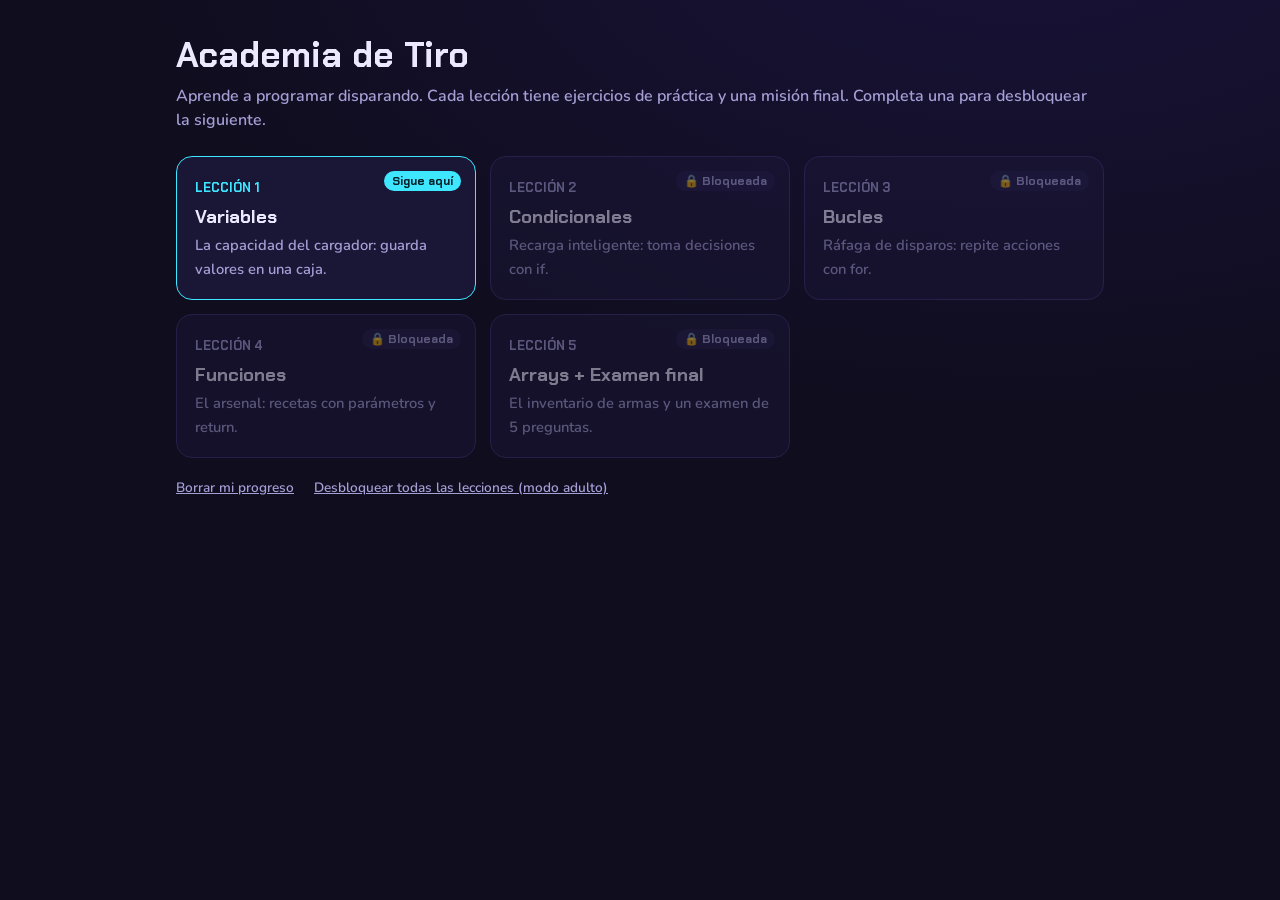
<file: index.html>
<!DOCTYPE html>
<html lang="es">
<head>
<meta charset="utf-8">
<meta name="viewport" content="width=device-width, initial-scale=1">
<title>Academia de Tiro · Aprende a programar</title>
<link rel="preconnect" href="https://fonts.googleapis.com">
<link href="https://fonts.googleapis.com/css2?family=Chakra+Petch:wght@500;700&family=Nunito:wght@600;800&display=swap" rel="stylesheet">
<link rel="stylesheet" href="css/style.css">
<style>
.wrap{max-width:960px;margin:0 auto;padding:32px 16px}
h1{font:700 2.2rem var(--ui);margin:0}.sub{color:var(--muted);margin:6px 0 24px}
.grid{display:grid;gap:14px;grid-template-columns:repeat(auto-fit,minmax(260px,1fr))}
.card{display:block;text-decoration:none;color:var(--text);background:var(--panel);border:1px solid var(--line);border-radius:16px;padding:18px;transition:transform .12s,border-color .12s;position:relative}
a.card:hover{transform:translateY(-3px);border-color:var(--cyan)}
.card b{font:700 1.15rem var(--ui);display:block;margin:6px 0 4px}.card span{color:var(--muted);font-size:.92rem}
.card .num{font:700 .8rem var(--ui);color:var(--cyan)}
.card.lock{opacity:.5}.card.lock .num{color:var(--muted)}
.card .tag2{position:absolute;top:14px;right:14px;font:700 .75rem var(--ui);padding:2px 8px;border-radius:99px}
.done .tag2{color:#06281a;background:var(--ok)}.lock .tag2{background:var(--panel2);color:var(--muted)}
.next{border-color:var(--cyan)}.next .tag2{background:var(--cyan);color:#06222a}
.link{background:none;border:0;color:var(--muted);text-decoration:underline;font:600 .85rem var(--body);margin:20px 16px 0 0;padding:0;cursor:pointer}
</style>
</head>
<body>
<div class="wrap">
  <h1>Academia de Tiro</h1>
  <p class="sub">Aprende a programar disparando. Cada lección tiene ejercicios de práctica y una misión final. Completa una para desbloquear la siguiente.</p>
  <div class="grid" id="grid"></div>
  <button class="link" id="reset">Borrar mi progreso</button>
  <button class="link" id="free">Desbloquear todas las lecciones (modo adulto)</button>
</div>
<script>
const L = [
  ['01-variables', 'Variables', 'La capacidad del cargador: guarda valores en una caja.'],
  ['02-condicionales', 'Condicionales', 'Recarga inteligente: toma decisiones con if.'],
  ['03-bucles', 'Bucles', 'Ráfaga de disparos: repite acciones con for.'],
  ['04-funciones', 'Funciones', 'El arsenal: recetas con parámetros y return.'],
  ['05-arrays', 'Arrays + Examen final', 'El inventario de armas y un examen de 5 preguntas.']
];
const get = k => { try { return localStorage.getItem(k) === '1'; } catch (e) { return false; } };
const free = get('academia:libre');
let nextMarked = false;
document.getElementById('grid').innerHTML = L.map((l, i) => {
  const done = get('academia:leccion' + (i + 1)), open = free || i === 0 || get('academia:leccion' + i);
  const body = '<span class="num">LECCIÓN ' + (i + 1) + '</span><b>' + l[1] + '</b><span>' + l[2] + '</span>';
  if (!open) return '<div class="card lock">' + body + '<span class="tag2">🔒 Bloqueada</span></div>';
  const cur = !done && !nextMarked; if (cur) nextMarked = true;
  return '<a class="card ' + (done ? 'done' : cur ? 'next' : '') + '" href="lecciones/' + l[0] + '.html">' + body + (done ? '<span class="tag2">✓ Completada</span>' : cur ? '<span class="tag2">Sigue aquí</span>' : '') + '</a>';
}).join('');
document.getElementById('reset').onclick = () => { if (!confirm('¿Borrar todo el progreso?')) return; try { Object.keys(localStorage).filter(k => k.startsWith('academia:')).forEach(k => localStorage.removeItem(k)); } catch (e) {} location.reload(); };
document.getElementById('free').onclick = () => { try { localStorage.setItem('academia:libre', '1'); } catch (e) {} location.reload(); };
</script>
</body>
</html>
</file>
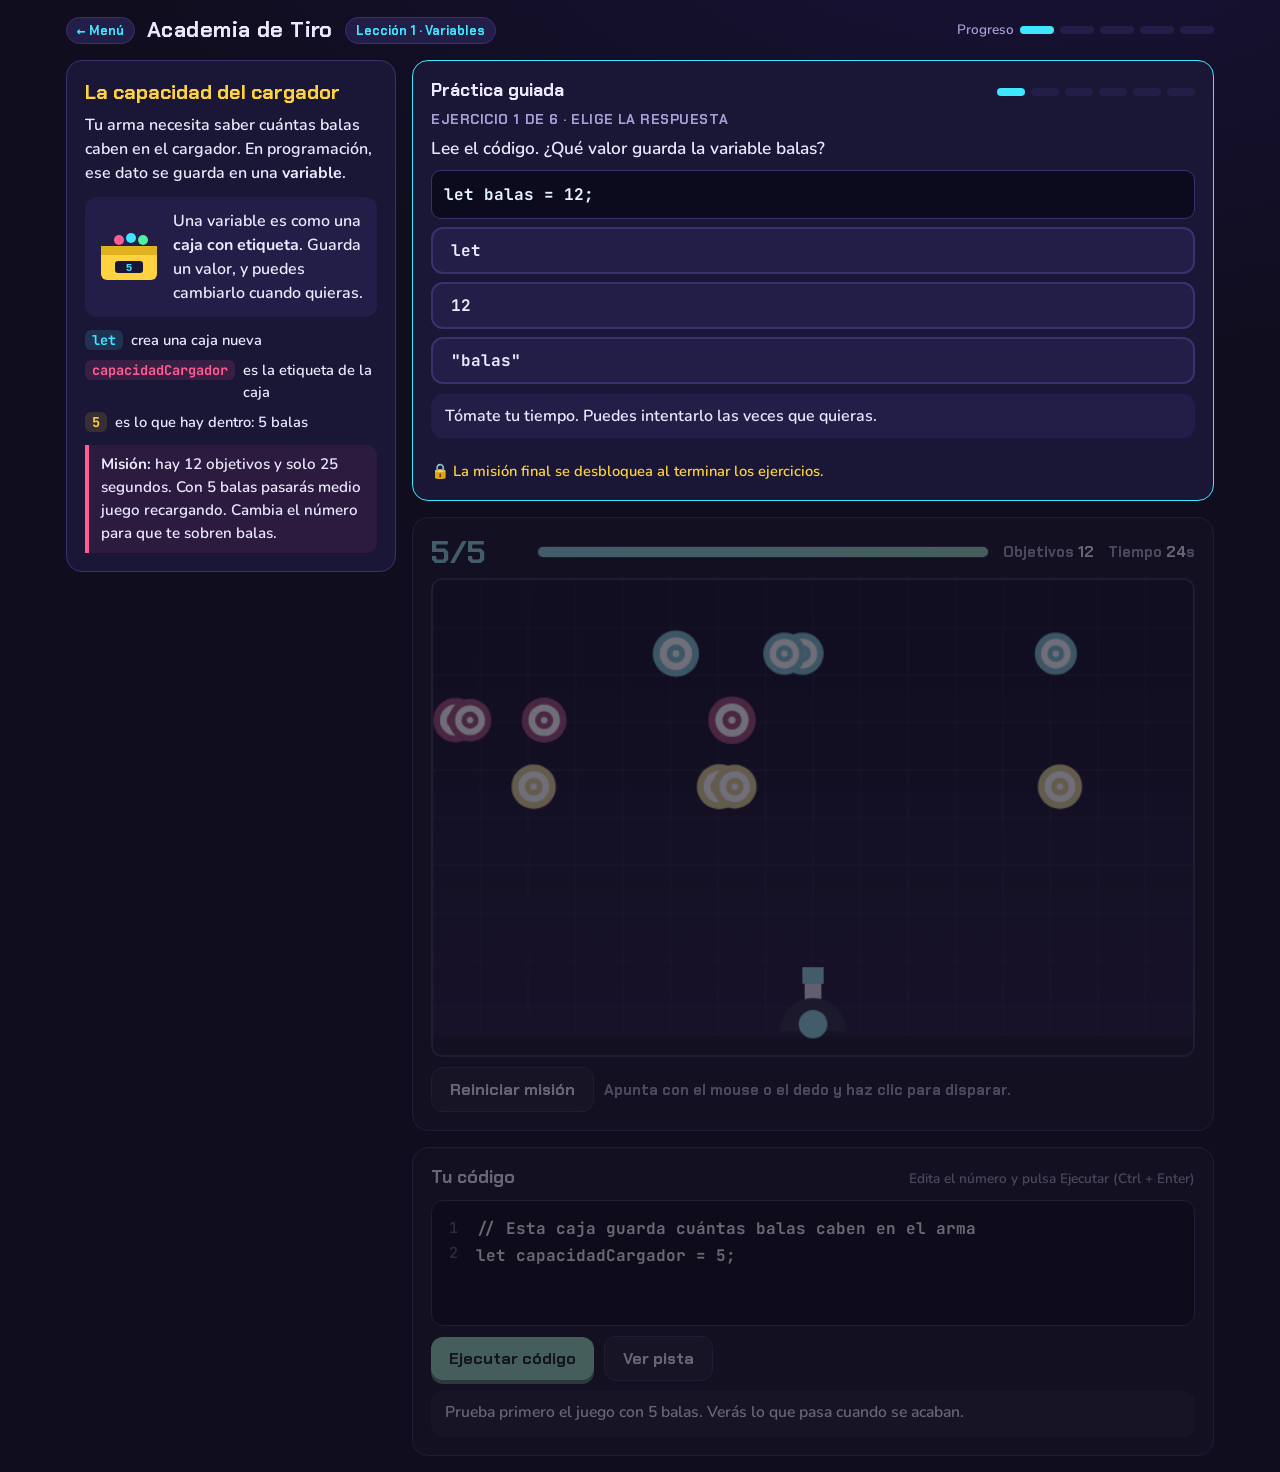
<file: lecciones/01-variables.html>
<!DOCTYPE html>
<html lang="es">
<head>
<meta charset="utf-8">
<meta name="viewport" content="width=device-width, initial-scale=1, viewport-fit=cover">
<title>Academia de Tiro · Demo 1: Variables</title>
<link rel="preconnect" href="https://fonts.googleapis.com">
<link href="https://fonts.googleapis.com/css2?family=Chakra+Petch:wght@500;700&family=JetBrains+Mono:wght@500;700&family=Nunito:wght@600;800&display=swap" rel="stylesheet">
<link rel="stylesheet" href="../css/style.css">
</head>
<body>
<div class="app">
  <header>
    <a class="chip" href="../index.html" style="text-decoration:none">← Menú</a>
    <h1>Academia de Tiro</h1>
    <span class="chip">Lección 1 · Variables</span>
    <div class="progress" aria-label="Progreso">Progreso <i class="on"></i><i></i><i></i><i></i><i></i></div>
  </header>

  <aside class="panel explain">
    <h2>La capacidad del cargador</h2>
    <p>Tu arma necesita saber cuántas balas caben en el cargador. En programación, ese dato se guarda en una <b>variable</b>.</p>
    <div class="box">
      <svg width="64" height="54" viewBox="0 0 64 54" aria-hidden="true"><rect x="4" y="16" width="56" height="34" rx="6" fill="#ffd23f"/><rect x="4" y="16" width="56" height="9" fill="#e0b21f"/><rect x="18" y="31" width="28" height="12" rx="3" fill="#1a1636"/><text x="32" y="41" text-anchor="middle" font-family="monospace" font-weight="700" font-size="11" fill="#3ee6ff">5</text><circle cx="22" cy="10" r="5" fill="#ff5c93"/><circle cx="34" cy="8" r="5" fill="#3ee6ff"/><circle cx="46" cy="10" r="5" fill="#4cf0a0"/></svg>
      <span>Una variable es como una <b>caja con etiqueta</b>. Guarda un valor, y puedes cambiarlo cuando quieras.</span>
    </div>
    <div class="parts">
      <div><span class="tag t1">let</span> crea una caja nueva</div>
      <div><span class="tag t2">capacidadCargador</span> es la etiqueta de la caja</div>
      <div><span class="tag t3">5</span> es lo que hay dentro: 5 balas</div>
    </div>
    <div class="mission"><b>Misión:</b> hay 12 objetivos y solo 25 segundos. Con 5 balas pasarás medio juego recargando. Cambia el número para que te sobren balas.</div>
  </aside>

  <main class="main">
    <section class="panel">
      <div class="hud">
        <div class="ammo" id="ammo" aria-live="off">5/5</div>
        <div class="bar" aria-hidden="true"><b id="fill"></b></div>
        <div class="stat">Objetivos <span id="tleft">12</span></div>
        <div class="stat">Tiempo <span id="time">25</span>s</div>
      </div>
      <div class="stage" id="stage"><canvas id="cv" aria-label="Campo de tiro: haz clic para disparar"></canvas></div>
      <div class="row">
        <button class="ghost" id="reset">Reiniciar misión</button>
        <span class="stat">Apunta con el mouse o el dedo y haz clic para disparar.</span>
      </div>
    </section>

    <section class="panel">
      <div class="code-h"><h2>Tu código</h2><span>Edita el número y pulsa Ejecutar (Ctrl + Enter)</span></div>
      <div class="editor">
        <div class="ln">1
2</div>
        <textarea id="code" spellcheck="false" autocapitalize="off" autocomplete="off" aria-label="Editor de código">// Esta caja guarda cuántas balas caben en el arma
let capacidadCargador = 5;</textarea>
      </div>
      <div class="row">
        <button class="run" id="run">Ejecutar código</button>
        <button class="ghost" id="hintBtn">Ver pista</button>
      </div>
      <div id="hint">Pista: solo cambia el 5 por un número más grande, como 30. No borres el punto y coma del final.</div>
      <div id="msg" role="status" aria-live="polite">Prueba primero el juego con 5 balas. Verás lo que pasa cuando se acaban.</div>
    </section>
  </main>
</div>

<script>
const W = 640, H = 400, RELOAD = 3, NEEDED = 12;
const cv = document.getElementById('cv'), ctx = cv.getContext('2d');
const $ = id => document.getElementById(id);
(function fit() {
  const d = Math.min(window.devicePixelRatio || 1, 2);
  cv.width = W * d; cv.height = H * d; ctx.setTransform(d, 0, 0, d, 0, 0);
})();

let G, last = performance.now();
const TX = W / 2, TY = H - 26;

function newGame(cap) {
  G = { cap, ammo: cap, reload: 0, cool: 0, time: 25, state: 'play', aim: -Math.PI / 2,
        t: [], b: [], p: [], flash: 0, reloads: 0, shake: 0 };
  for (let i = 0; i < NEEDED; i++) {
    const row = i % 3;
    G.t.push({ x: 50 + Math.random() * (W - 100), y: 62 + row * 56, r: 19,
      vx: (Math.random() < .5 ? -1 : 1) * (55 + Math.random() * 70) * (1 + row * .15),
      hue: [190, 330, 48][row], ph: Math.random() * 6 });
  }
  $('stage').classList.toggle('unlocked', cap >= NEEDED);
}

function shoot() {
  if (G.state !== 'play' || G.reload > 0 || G.cool > 0 || G.ammo <= 0) return;
  G.ammo--; G.cool = .13; G.flash = .08; G.shake = 2;
  G.b.push({ x: TX + Math.cos(G.aim) * 44, y: TY + Math.sin(G.aim) * 44,
             vx: Math.cos(G.aim) * 760, vy: Math.sin(G.aim) * 760 });
  if (G.ammo === 0) { G.reload = RELOAD; G.reloads++; }
}

function boom(x, y, hue) {
  for (let i = 0; i < 16; i++) {
    const a = Math.random() * 6.28, s = 60 + Math.random() * 200;
    G.p.push({ x, y, vx: Math.cos(a) * s, vy: Math.sin(a) * s, life: .5 + Math.random() * .3, hue });
  }
}

function step(dt) {
  G.flash = Math.max(0, G.flash - dt); G.shake = Math.max(0, G.shake - dt * 14);
  G.p.forEach(p => { p.x += p.vx * dt; p.y += p.vy * dt; p.life -= dt; });
  G.p = G.p.filter(p => p.life > 0);
  if (G.state !== 'play') return;
  G.time -= dt; G.cool -= dt;
  if (G.reload > 0) { G.reload -= dt; if (G.reload <= 0) { G.reload = 0; G.ammo = G.cap; } }
  G.t.forEach(t => {
    t.x += t.vx * dt; t.ph += dt * 3;
    if (t.x < t.r) { t.x = t.r; t.vx *= -1; }
    if (t.x > W - t.r) { t.x = W - t.r; t.vx *= -1; }
  });
  G.b.forEach(b => {
    b.x += b.vx * dt; b.y += b.vy * dt;
    for (const t of G.t) {
      if (!t.dead && Math.hypot(b.x - t.x, b.y - t.y) < t.r + 4) { t.dead = true; b.gone = true; boom(t.x, t.y, t.hue); break; }
    }
    if (b.x < -20 || b.x > W + 20 || b.y < -20) b.gone = true;
  });
  G.b = G.b.filter(b => !b.gone); G.t = G.t.filter(t => !t.dead);
  if (!G.t.length) { G.state = 'win'; finish(true); }
  else if (G.time <= 0) { G.time = 0; G.state = 'lose'; finish(false); }
}

function finish(won) {
  if (won) {
    if (G.reloads === 0) say('ok', '¡Victoria sin recargar! Con ' + G.cap + ' balas en la caja tuviste munición de sobra. Mecánica mejorada desbloqueada.');
    else say('warn', '¡Ganaste, pero recargaste ' + G.reloads + (G.reloads === 1 ? ' vez' : ' veces') + '! Cada recarga te hizo perder tiempo. Prueba con un número mayor.');
  } else {
    say('err', 'Se acabó el tiempo. Tu cargador de ' + G.cap + ' balas te obligó a recargar ' + G.reloads + (G.reloads === 1 ? ' vez' : ' veces') + '. Agranda la caja y vuelve a intentarlo.');
  }
}

function draw() {
  ctx.save();
  if (G.shake > 0) ctx.translate((Math.random() - .5) * G.shake, (Math.random() - .5) * G.shake);
  const g = ctx.createLinearGradient(0, 0, 0, H);
  g.addColorStop(0, '#120d3a'); g.addColorStop(1, '#2a1560');
  ctx.fillStyle = g; ctx.fillRect(-10, -10, W + 20, H + 20);
  ctx.strokeStyle = 'rgba(120,100,255,.14)'; ctx.lineWidth = 1;
  for (let x = 0; x <= W; x += 40) { ctx.beginPath(); ctx.moveTo(x, 0); ctx.lineTo(x, H); ctx.stroke(); }
  for (let y = 0; y <= H; y += 40) { ctx.beginPath(); ctx.moveTo(0, y); ctx.lineTo(W, y); ctx.stroke(); }
  ctx.fillStyle = '#1a1636'; ctx.fillRect(0, H - 16, W, 16);

  G.t.forEach(t => {
    const r = t.r + Math.sin(t.ph) * 1.2;
    [1, .7, .4, .15].forEach((k, i) => {
      ctx.beginPath(); ctx.arc(t.x, t.y, r * k, 0, 6.283);
      ctx.fillStyle = i % 2 ? '#fff' : `hsl(${t.hue} 95% 58%)`; ctx.fill();
    });
  });

  G.b.forEach(b => {
    ctx.shadowColor = '#ffd23f'; ctx.shadowBlur = 14; ctx.fillStyle = '#fff3a8';
    ctx.beginPath(); ctx.arc(b.x, b.y, 4.5, 0, 6.283); ctx.fill(); ctx.shadowBlur = 0;
  });
  G.p.forEach(p => {
    ctx.globalAlpha = Math.max(0, p.life * 1.6); ctx.fillStyle = `hsl(${p.hue} 95% 62%)`;
    ctx.fillRect(p.x - 2, p.y - 2, 4, 4);
  }); ctx.globalAlpha = 1;

  // torreta
  const col = G.cap >= NEEDED ? '#4cf0a0' : '#3ee6ff';
  ctx.save(); ctx.translate(TX, TY); ctx.rotate(G.aim);
  ctx.fillStyle = '#d9d4ff'; ctx.fillRect(0, -7, 44, 14);
  ctx.fillStyle = col; ctx.fillRect(34, -9, 14, 18);
  if (G.flash > 0) { ctx.fillStyle = '#ffd23f'; ctx.beginPath(); ctx.moveTo(48, 0); ctx.lineTo(70, -8); ctx.lineTo(64, 0); ctx.lineTo(70, 8); ctx.fill(); }
  ctx.restore();
  ctx.fillStyle = '#2f2864'; ctx.beginPath(); ctx.arc(TX, TY + 6, 28, Math.PI, 0); ctx.fill();
  ctx.fillStyle = col; ctx.beginPath(); ctx.arc(TX, TY, 12, 0, 6.283); ctx.fill();

  // textos de estado
  ctx.textAlign = 'center';
  if (G.reload > 0 && G.state === 'play') {
    ctx.fillStyle = 'rgba(16,13,31,.55)'; ctx.fillRect(0, 0, W, H);
    ctx.font = '700 44px "Chakra Petch", sans-serif'; ctx.fillStyle = '#ff5c93';
    ctx.fillText('¡RECARGANDO!', W / 2, H / 2 - 6);
    ctx.fillStyle = '#2f2864'; ctx.fillRect(W / 2 - 110, H / 2 + 14, 220, 12);
    ctx.fillStyle = '#ff5c93'; ctx.fillRect(W / 2 - 110, H / 2 + 14, 220 * (1 - G.reload / RELOAD), 12);
  }
  if (G.state !== 'play') {
    const won = G.state === 'win';
    ctx.fillStyle = 'rgba(16,13,31,.7)'; ctx.fillRect(0, 0, W, H);
    ctx.font = '700 48px "Chakra Petch", sans-serif'; ctx.fillStyle = won ? '#4cf0a0' : '#ff5c93';
    ctx.fillText(won ? '¡MISIÓN CUMPLIDA!' : 'TIEMPO AGOTADO', W / 2, H / 2);
    ctx.font = '700 18px "Chakra Petch", sans-serif'; ctx.fillStyle = '#ece9ff';
    ctx.fillText(won ? 'Todos los objetivos destruidos' : 'Quedaron ' + G.t.length + ' objetivos', W / 2, H / 2 + 34);
  }
  ctx.restore();
}

function hud() {
  const a = $('ammo');
  a.textContent = G.ammo + '/' + G.cap;
  a.className = 'ammo' + (G.cap >= NEEDED ? ' big' : (G.ammo <= 1 ? ' low' : ''));
  $('fill').style.width = (G.reload > 0 ? (1 - G.reload / RELOAD) * 100 : (G.ammo / G.cap) * 100) + '%';
  $('tleft').textContent = G.t.length;
  $('time').textContent = Math.ceil(G.time);
}

function loop(n) {
  const dt = Math.min((n - last) / 1000, .05); last = n;
  step(dt); draw(); hud(); requestAnimationFrame(loop);
}

// Entrada
function pos(e) {
  const r = cv.getBoundingClientRect();
  return { x: (e.clientX - r.left) * W / r.width, y: (e.clientY - r.top) * H / r.height };
}
function aimAt(e) {
  const p = pos(e); let a = Math.atan2(p.y - TY, p.x - TX);
  if (a > -.12 || a < -Math.PI) a = a > 0 && a < Math.PI / 2 ? -.12 : (a > -.12 ? -.12 : -Math.PI + .12);
  G.aim = Math.max(-Math.PI + .12, Math.min(-.12, a));
}
cv.addEventListener('pointermove', aimAt);
cv.addEventListener('pointerdown', e => { aimAt(e); shoot(); });

// Código del alumno
function say(kind, text) { const m = $('msg'); m.className = kind; m.textContent = text; }

function runCode() {
  const src = $('code').value.split('\n').filter(l => !l.trim().startsWith('//')).join(' ').trim();
  if (!/^let\s/.test(src)) return say('err', 'Casi. La línea debe empezar con let, que es la palabra que crea la caja.');
  if (!/^let\s+capacidadCargador\b/.test(src)) return say('err', 'La caja debe llamarse exactamente capacidadCargador, con mayúscula en la C. ¡Las etiquetas importan!');
  const m = src.match(/^let\s+capacidadCargador\s*=\s*(.*?)\s*;?\s*$/);
  if (!m || m[1] === '') return say('err', 'Falta el valor. Escribe un signo = y después un número, por ejemplo: let capacidadCargador = 30;');
  if (!/;\s*$/.test(src)) return say('warn', 'Te falta el punto y coma (;) al final. Es como el punto de una frase. Agrégalo y prueba otra vez.');
  if (!/^\d+$/.test(m[1])) return say('err', 'Dentro de la caja solo caben números enteros, sin letras ni comas. Ejemplo: 30');
  const n = parseInt(m[1], 10);
  if (n < 1) return say('err', 'Una caja con 0 balas es una caja vacía. ¡No podrías disparar nada!');
  if (n > 99) return say('warn', '¡Eso es un cargador gigante! Usa un número entre 1 y 99.');
  newGame(n);
  if (n >= NEEDED) say('ok', '¡Correcto! capacidadCargador ahora vale ' + n + '. Tu cargador muestra ' + n + '/' + n + '. Dispara y destruye los 12 objetivos sin recargar.');
  else say('warn', 'Funciona, pero ' + n + ' balas todavía no alcanzan para 12 objetivos. Tendrás que recargar. Prueba con un número más grande.');
}

$('run').onclick = runCode;
$('reset').onclick = () => { newGame(G.cap); say('', 'Misión reiniciada con ' + G.cap + ' balas.'); };
$('hintBtn').onclick = () => { $('hint').style.display = 'block'; };
$('code').addEventListener('keydown', e => { if (e.key === 'Enter' && (e.ctrlKey || e.metaKey)) { e.preventDefault(); runCode(); } });

newGame(5);
requestAnimationFrame(loop);
</script>
<script src="../js/progress.js" data-leccion="1"></script>
<script src="../js/practice.js" data-leccion="1"></script>
</body>
</html>
</file>
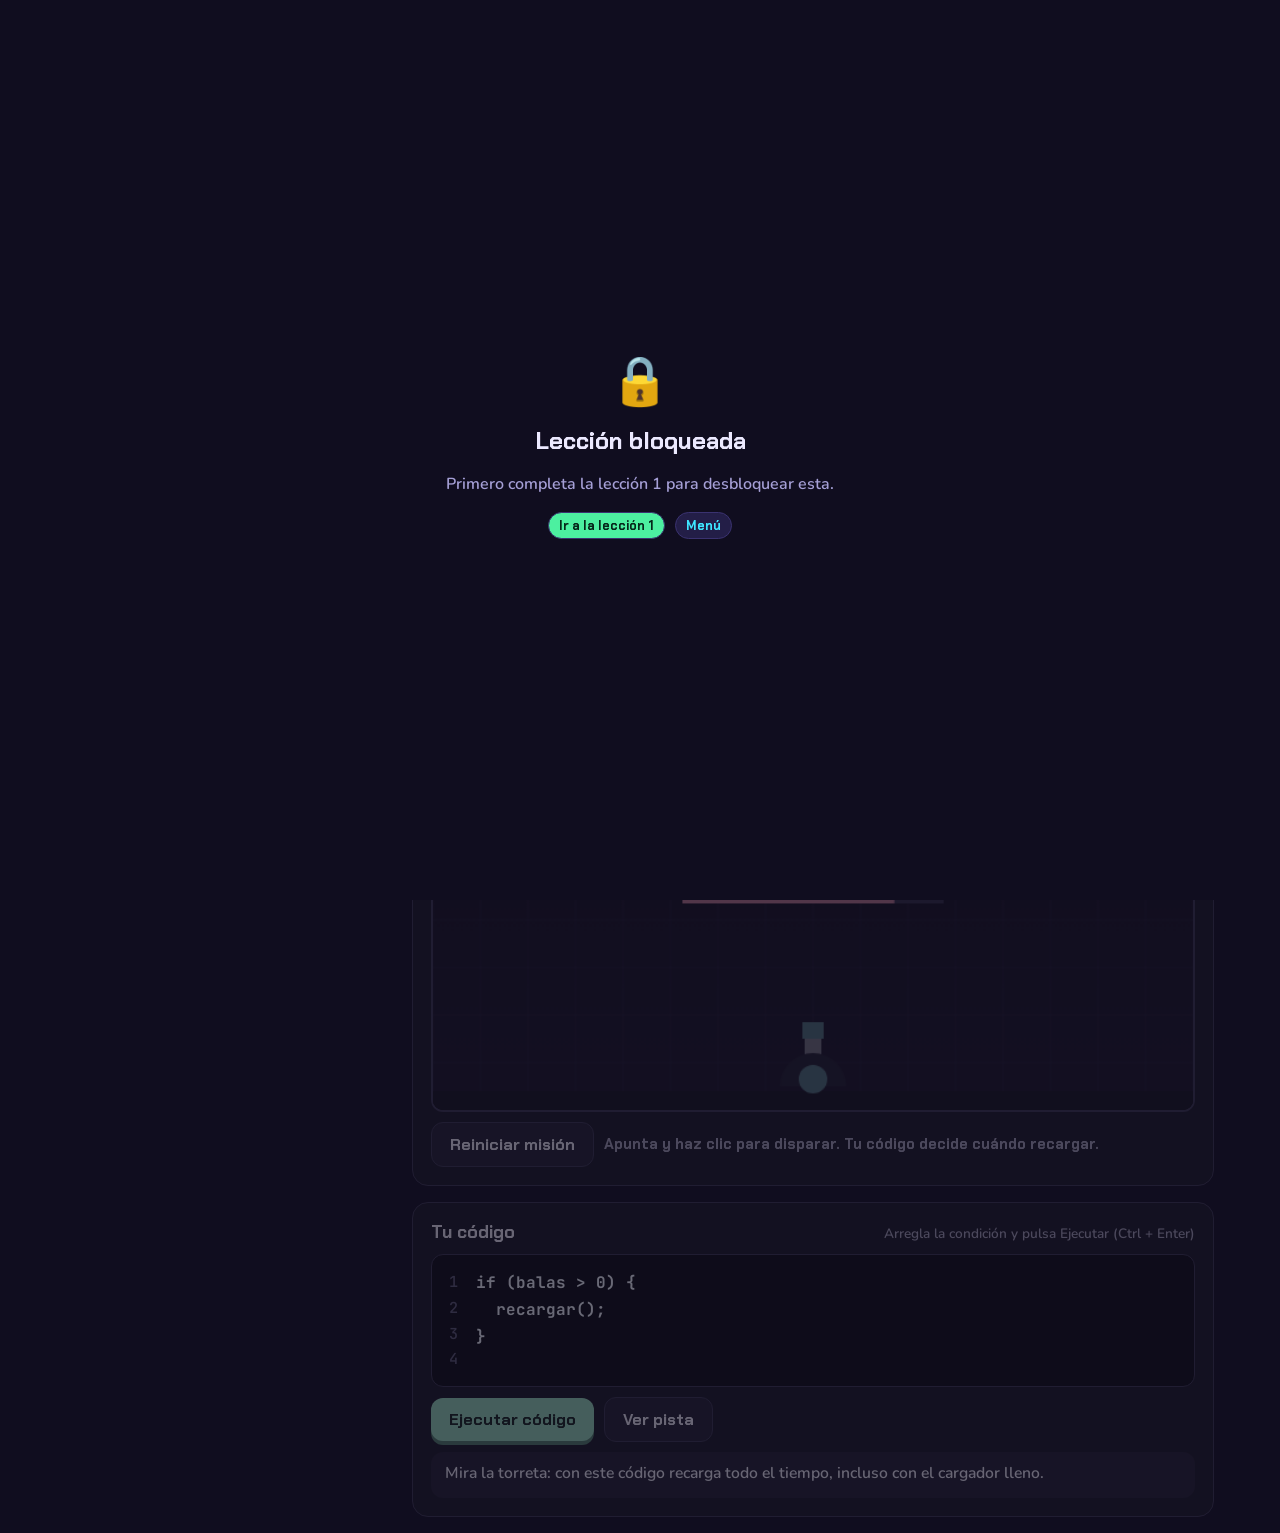
<file: lecciones/02-condicionales.html>
<!DOCTYPE html>
<html lang="es">
<head>
<meta charset="utf-8">
<meta name="viewport" content="width=device-width, initial-scale=1, viewport-fit=cover">
<title>Academia de Tiro · Demo 2: Condicionales</title>
<link rel="preconnect" href="https://fonts.googleapis.com">
<link href="https://fonts.googleapis.com/css2?family=Chakra+Petch:wght@500;700&family=JetBrains+Mono:wght@500;700&family=Nunito:wght@600;800&display=swap" rel="stylesheet">
<link rel="stylesheet" href="../css/style.css">
</head>
<body>
<div class="app">
  <header>
    <a class="chip" href="../index.html" style="text-decoration:none">← Menú</a>
    <h1>Academia de Tiro</h1>
    <span class="chip">Lección 2 · Condicionales</span>
    <div class="progress" aria-label="Progreso">Progreso <i class="on"></i><i class="on"></i><i></i><i></i><i></i></div>
  </header>

  <aside class="panel explain">
    <h2>Recarga inteligente</h2>
    <p>Un <b>condicional</b> le enseña al programa a decidir: <b>si</b> pasa algo, entonces hace algo. Es como un guardia que mira el semáforo.</p>
    <div class="box">
      <svg width="64" height="54" viewBox="0 0 64 54" aria-hidden="true"><rect x="20" y="2" width="24" height="50" rx="9" fill="#2f2864"/><circle cx="32" cy="14" r="7" fill="#ff5c93"/><circle cx="32" cy="27" r="7" fill="#3a3270"/><circle cx="32" cy="40" r="7" fill="#3a3270"/></svg>
      <span>Si el semáforo está en rojo, frenas. Si <b>no hay balas</b>, recargas.</span>
    </div>
    <div class="parts">
      <div><span class="tag t1">if</span> significa “si”</div>
      <div><span class="tag t2">(balas === 0)</span> la pregunta: ¿quedan 0 balas?</div>
      <div><span class="tag t3">{ }</span> lo que se hace si la respuesta es sí</div>
      <div><span class="tag t1">===</span> igual · <span class="tag t1">&lt;</span> menor · <span class="tag t1">&gt;</span> mayor</div>
    </div>
    <div class="mission"><b>Misión:</b> el código de la torreta tiene un error: recarga cuando le <i>quedan</i> balas. Arréglalo para que recargue solo cuando se queda en 0, y destruye los 12 objetivos.</div>
  </aside>

  <main class="main">
    <section class="panel">
      <div class="hud">
        <div class="ammo" id="ammo">8/8</div>
        <div class="pips" id="pips" aria-hidden="true"></div>
        <div class="stat">Objetivos <span id="tleft">12</span></div>
        <div class="stat">Tiempo <span id="time">30</span>s</div>
      </div>
      <div class="stage" id="stage"><canvas id="cv" aria-label="Campo de tiro: haz clic para disparar"></canvas></div>
      <div class="row">
        <button class="ghost" id="reset">Reiniciar misión</button>
        <span class="stat">Apunta y haz clic para disparar. Tu código decide cuándo recargar.</span>
      </div>
    </section>

    <section class="panel">
      <div class="code-h"><h2>Tu código</h2><span>Arregla la condición y pulsa Ejecutar (Ctrl + Enter)</span></div>
      <div class="editor">
        <div class="ln">1
2
3
4</div>
        <textarea id="code" spellcheck="false" autocapitalize="off" autocomplete="off" aria-label="Editor de código">if (balas > 0) {
  recargar();
}</textarea>
      </div>
      <div class="row">
        <button class="run" id="run">Ejecutar código</button>
        <button class="ghost" id="hintBtn">Ver pista</button>
      </div>
      <div id="hint">Pista: la condición debe ser verdadera solo cuando balas vale 0. Cambia el &gt; por ===.</div>
      <div id="msg" role="status" aria-live="polite">Mira la torreta: con este código recarga todo el tiempo, incluso con el cargador lleno.</div>
    </section>
  </main>
</div>

<script>
const W = 640, H = 400, CAP = 8, RELOAD = 1.6, NEEDED = 12;
const cv = document.getElementById('cv'), ctx = cv.getContext('2d');
const $ = id => document.getElementById(id);
(function fit() { const d = Math.min(window.devicePixelRatio || 1, 2); cv.width = W * d; cv.height = H * d; ctx.setTransform(d, 0, 0, d, 0, 0); })();
const TX = W / 2, TY = H - 26;
let G, last = performance.now();
const OPS = { '===': (a, b) => a === b, '==': (a, b) => a == b, '!==': (a, b) => a !== b, '<=': (a, b) => a <= b, '>=': (a, b) => a >= b, '<': (a, b) => a < b, '>': (a, b) => a > b };

// Analiza el código del alumno sin usar eval
function parse(code) {
  const src = code.split('\n').filter(l => !l.trim().startsWith('//')).join(' ').trim();
  if (!/^if\b/.test(src)) return { err: 'La primera palabra debe ser if, que significa “si”.' };
  if (!/^if\s*\(/.test(src)) return { err: 'Después de if van paréntesis: if ( ... ). Ahí dentro va la pregunta.' };
  const m = src.match(/^if\s*\(\s*balas\s*(===|==|!==|<=|>=|<|>)\s*(-?\d+)\s*\)\s*\{\s*recargar\(\s*\)\s*;?\s*\}$/);
  if (!m) {
    if (!/balas/.test(src)) return { err: 'La pregunta debe usar la variable balas. Por ejemplo: balas === 0' };
    if (!/\{/.test(src) || !/\}/.test(src)) return { err: 'Faltan las llaves { }. Encierran lo que pasa cuando la respuesta es sí.' };
    if (!/recargar\(\s*\)/.test(src)) return { err: 'Dentro de las llaves escribe recargar(); con paréntesis y punto y coma.' };
    return { err: 'Algo no encaja. Revisa que tengas: if (balas ... 0) { recargar(); }' };
  }
  const f = OPS[m[1]], n = parseInt(m[2], 10);
  return { fn: b => f(b, n), text: 'balas ' + m[1] + ' ' + n };
}

function newGame(rule) {
  G = { rule, ammo: CAP, reload: 0, cool: 0, time: 30, state: 'play', aim: -Math.PI / 2, t: [], b: [], p: [], flash: 0, shake: 0, reloads: 0, early: 0, stuck: 0 };
  for (let i = 0; i < NEEDED; i++) {
    const row = i % 3;
    G.t.push({ x: 50 + Math.random() * (W - 100), y: 62 + row * 56, r: 19, vx: (Math.random() < .5 ? -1 : 1) * (50 + Math.random() * 60) * (1 + row * .15), hue: [190, 330, 48][row], ph: Math.random() * 6 });
  }
  const ok = ruleIsPerfect(rule);
  $('stage').classList.toggle('unlocked', ok);
}
function ruleIsPerfect(r) { for (let a = 0; a <= CAP; a++) if (r(a) !== (a === 0)) return false; return true; }

function shoot() {
  if (G.state !== 'play' || G.reload > 0 || G.cool > 0 || G.ammo <= 0) return;
  G.ammo--; G.cool = .14; G.flash = .08; G.shake = 2;
  G.b.push({ x: TX + Math.cos(G.aim) * 44, y: TY + Math.sin(G.aim) * 44, vx: Math.cos(G.aim) * 760, vy: Math.sin(G.aim) * 760 });
}
function boom(x, y, hue) { for (let i = 0; i < 16; i++) { const a = Math.random() * 6.28, s = 60 + Math.random() * 200; G.p.push({ x, y, vx: Math.cos(a) * s, vy: Math.sin(a) * s, life: .5 + Math.random() * .3, hue }); } }

function step(dt) {
  G.flash = Math.max(0, G.flash - dt); G.shake = Math.max(0, G.shake - dt * 14);
  G.p.forEach(p => { p.x += p.vx * dt; p.y += p.vy * dt; p.life -= dt; });
  G.p = G.p.filter(p => p.life > 0);
  if (G.state !== 'play') return;
  G.time -= dt; G.cool -= dt;
  // Aquí se evalúa el condicional del alumno en cada instante
  if (G.reload <= 0 && G.rule(G.ammo)) { G.reload = RELOAD; G.reloads++; if (G.ammo > 0) G.early++; }
  if (G.reload > 0) { G.reload -= dt; if (G.reload <= 0) { G.reload = 0; G.ammo = CAP; } }
  G.stuck = (G.ammo === 0 && G.reload <= 0) ? G.stuck + dt : 0;
  G.t.forEach(t => { t.x += t.vx * dt; t.ph += dt * 3; if (t.x < t.r) { t.x = t.r; t.vx *= -1; } if (t.x > W - t.r) { t.x = W - t.r; t.vx *= -1; } });
  G.b.forEach(b => {
    b.x += b.vx * dt; b.y += b.vy * dt;
    for (const t of G.t) if (!t.dead && Math.hypot(b.x - t.x, b.y - t.y) < t.r + 4) { t.dead = true; b.gone = true; boom(t.x, t.y, t.hue); break; }
    if (b.x < -20 || b.x > W + 20 || b.y < -20) b.gone = true;
  });
  G.b = G.b.filter(b => !b.gone); G.t = G.t.filter(t => !t.dead);
  if (!G.t.length) { G.state = 'win'; finish(true); }
  else if (G.time <= 0) { G.time = 0; G.state = 'lose'; finish(false); }
}

function finish(won) {
  if (won && ruleIsPerfect(G.rule)) say('ok', '¡Misión cumplida! Tu condicional recarga justo cuando balas llega a 0. Mecánica mejorada desbloqueada: recarga automática.');
  else if (won) say('warn', '¡Ganaste, pero tu regla no es perfecta! Recargaste ' + G.reloads + ' veces. Intenta que recargue solo cuando balas valga 0.');
  else if (G.stuck > 0.5) say('err', 'Se acabó el tiempo y la torreta se quedó sin balas. Tu condicional nunca fue verdadero, así que nunca recargó.');
  else say('err', 'Se acabó el tiempo. Pasaste demasiado tiempo recargando (' + G.reloads + ' veces). Revisa tu condición.');
}

function draw() {
  ctx.save();
  if (G.shake > 0) ctx.translate((Math.random() - .5) * G.shake, (Math.random() - .5) * G.shake);
  const g = ctx.createLinearGradient(0, 0, 0, H); g.addColorStop(0, '#120d3a'); g.addColorStop(1, '#2a1560');
  ctx.fillStyle = g; ctx.fillRect(-10, -10, W + 20, H + 20);
  ctx.strokeStyle = 'rgba(120,100,255,.14)'; ctx.lineWidth = 1;
  for (let x = 0; x <= W; x += 40) { ctx.beginPath(); ctx.moveTo(x, 0); ctx.lineTo(x, H); ctx.stroke(); }
  for (let y = 0; y <= H; y += 40) { ctx.beginPath(); ctx.moveTo(0, y); ctx.lineTo(W, y); ctx.stroke(); }
  ctx.fillStyle = '#1a1636'; ctx.fillRect(0, H - 16, W, 16);
  G.t.forEach(t => { const r = t.r + Math.sin(t.ph) * 1.2; [1, .7, .4, .15].forEach((k, i) => { ctx.beginPath(); ctx.arc(t.x, t.y, r * k, 0, 6.283); ctx.fillStyle = i % 2 ? '#fff' : `hsl(${t.hue} 95% 58%)`; ctx.fill(); }); });
  G.b.forEach(b => { ctx.shadowColor = '#ffd23f'; ctx.shadowBlur = 14; ctx.fillStyle = '#fff3a8'; ctx.beginPath(); ctx.arc(b.x, b.y, 4.5, 0, 6.283); ctx.fill(); ctx.shadowBlur = 0; });
  G.p.forEach(p => { ctx.globalAlpha = Math.max(0, p.life * 1.6); ctx.fillStyle = `hsl(${p.hue} 95% 62%)`; ctx.fillRect(p.x - 2, p.y - 2, 4, 4); }); ctx.globalAlpha = 1;
  const col = ruleIsPerfect(G.rule) ? '#4cf0a0' : '#3ee6ff';
  ctx.save(); ctx.translate(TX, TY); ctx.rotate(G.aim);
  ctx.fillStyle = '#d9d4ff'; ctx.fillRect(0, -7, 44, 14); ctx.fillStyle = col; ctx.fillRect(34, -9, 14, 18);
  if (G.flash > 0) { ctx.fillStyle = '#ffd23f'; ctx.beginPath(); ctx.moveTo(48, 0); ctx.lineTo(70, -8); ctx.lineTo(64, 0); ctx.lineTo(70, 8); ctx.fill(); }
  ctx.restore();
  ctx.fillStyle = '#2f2864'; ctx.beginPath(); ctx.arc(TX, TY + 6, 28, Math.PI, 0); ctx.fill();
  ctx.fillStyle = col; ctx.beginPath(); ctx.arc(TX, TY, 12, 0, 6.283); ctx.fill();
  ctx.textAlign = 'center';
  if (G.reload > 0 && G.state === 'play') {
    ctx.fillStyle = 'rgba(16,13,31,.5)'; ctx.fillRect(0, 0, W, H);
    ctx.font = '700 44px "Chakra Petch", sans-serif'; ctx.fillStyle = '#ff5c93'; ctx.fillText('¡RECARGANDO!', W / 2, H / 2 - 6);
    ctx.fillStyle = '#2f2864'; ctx.fillRect(W / 2 - 110, H / 2 + 14, 220, 12);
    ctx.fillStyle = '#ff5c93'; ctx.fillRect(W / 2 - 110, H / 2 + 14, 220 * (1 - G.reload / RELOAD), 12);
  } else if (G.state === 'play' && G.ammo === 0) {
    ctx.font = '700 34px "Chakra Petch", sans-serif'; ctx.fillStyle = '#ffd23f'; ctx.fillText('¡SIN BALAS!', W / 2, H / 2 - 6);
    ctx.font = '700 16px "Chakra Petch", sans-serif'; ctx.fillStyle = '#ece9ff'; ctx.fillText('Tu código no ordenó recargar', W / 2, H / 2 + 20);
  }
  if (G.state !== 'play') {
    const won = G.state === 'win';
    ctx.fillStyle = 'rgba(16,13,31,.7)'; ctx.fillRect(0, 0, W, H);
    ctx.font = '700 48px "Chakra Petch", sans-serif'; ctx.fillStyle = won ? '#4cf0a0' : '#ff5c93'; ctx.fillText(won ? '¡MISIÓN CUMPLIDA!' : 'TIEMPO AGOTADO', W / 2, H / 2);
    ctx.font = '700 18px "Chakra Petch", sans-serif'; ctx.fillStyle = '#ece9ff'; ctx.fillText(won ? 'Todos los objetivos destruidos' : 'Quedaron ' + G.t.length + ' objetivos', W / 2, H / 2 + 34);
  }
  ctx.restore();
}

const pips = $('pips'); for (let i = 0; i < CAP; i++) pips.appendChild(document.createElement('i'));
function hud() {
  const a = $('ammo'); a.textContent = G.ammo + '/' + CAP; a.className = 'ammo' + (G.ammo === 0 ? ' low' : '');
  [...pips.children].forEach((p, i) => p.classList.toggle('off', i >= G.ammo));
  $('tleft').textContent = G.t.length; $('time').textContent = Math.ceil(G.time);
}
function loop(n) { const dt = Math.min((n - last) / 1000, .05); last = n; step(dt); draw(); hud(); requestAnimationFrame(loop); }

function pos(e) { const r = cv.getBoundingClientRect(); return { x: (e.clientX - r.left) * W / r.width, y: (e.clientY - r.top) * H / r.height }; }
function aimAt(e) { const p = pos(e); let a = Math.atan2(p.y - TY, p.x - TX); if (a > 0) a = a < Math.PI / 2 ? -.12 : -Math.PI + .12; G.aim = Math.max(-Math.PI + .12, Math.min(-.12, a)); }
cv.addEventListener('pointermove', aimAt);
cv.addEventListener('pointerdown', e => { aimAt(e); shoot(); });

function say(kind, text) { const m = $('msg'); m.className = kind; m.textContent = text; }
function runCode() {
  const r = parse($('code').value);
  if (r.err) return say('err', r.err);
  newGame(r.fn);
  const cases = [0, 1, 4, 8].filter(a => r.fn(a));
  if (ruleIsPerfect(r.fn)) say('ok', '¡Correcto! La pregunta (' + r.text + ') solo es verdadera con el cargador vacío. Dispara y verás la recarga automática.');
  else if (!cases.length && ![0,1,2,3,4,5,6,7,8].some(a => r.fn(a))) say('warn', 'Tu pregunta (' + r.text + ') nunca es verdadera, así que la torreta no recargará jamás. Dispara y compruébalo.');
  else if (r.fn(CAP)) say('warn', 'Tu pregunta (' + r.text + ') es verdadera incluso con el cargador lleno. La torreta recarga cuando no debe.');
  else say('warn', 'Funciona, pero (' + r.text + ') hace recargar antes de quedarte sin balas. Pierdes tiempo. ¿Cuál es el valor exacto cuando está vacío?');
}
$('run').onclick = runCode;
$('reset').onclick = () => { newGame(G.rule); say('', 'Misión reiniciada con tu último código.'); };
$('hintBtn').onclick = () => { $('hint').style.display = 'block'; };
$('code').addEventListener('keydown', e => { if (e.key === 'Enter' && (e.ctrlKey || e.metaKey)) { e.preventDefault(); runCode(); } });

newGame(parse($('code').value).fn);
requestAnimationFrame(loop);
</script>
<script src="../js/progress.js" data-leccion="2"></script>
<script src="../js/practice.js" data-leccion="2"></script>
</body>
</html>
</file>
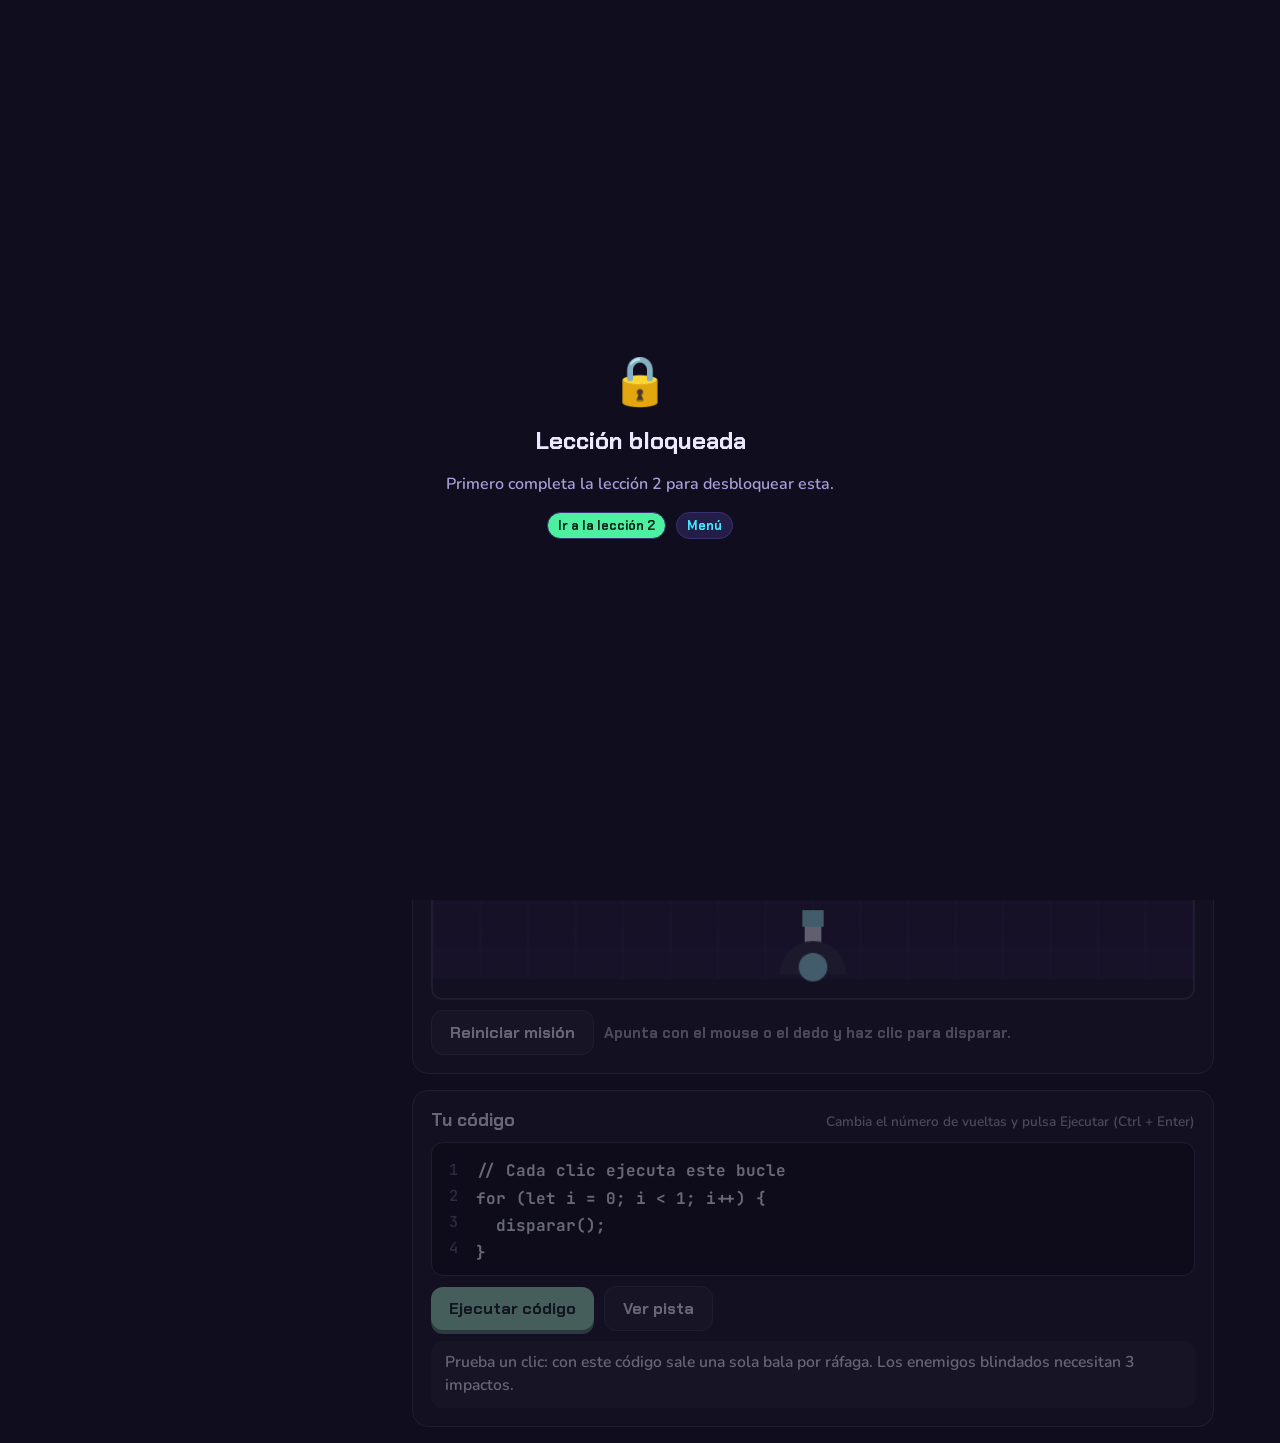
<file: lecciones/03-bucles.html>
<!DOCTYPE html>
<html lang="es">
<head>
<meta charset="utf-8">
<meta name="viewport" content="width=device-width, initial-scale=1, viewport-fit=cover">
<title>Academia de Tiro · Demo 3: Bucles</title>
<link rel="preconnect" href="https://fonts.googleapis.com">
<link href="https://fonts.googleapis.com/css2?family=Chakra+Petch:wght@500;700&family=JetBrains+Mono:wght@500;700&family=Nunito:wght@600;800&display=swap" rel="stylesheet">
<link rel="stylesheet" href="../css/style.css">
</head>
<body>
<div class="app">
  <header>
    <a class="chip" href="../index.html" style="text-decoration:none">← Menú</a>
    <h1>Academia de Tiro</h1>
    <span class="chip">Lección 3 · Bucles</span>
    <div class="progress" aria-label="Progreso">Progreso <i class="on"></i><i class="on"></i><i class="on"></i><i></i><i></i></div>
  </header>

  <aside class="panel explain">
    <h2>Ráfaga de disparos</h2>
    <p>Un <b>bucle</b> repite una acción las veces que tú quieras, sin escribirla una y otra vez. Así funciona una ametralladora.</p>
    <div class="box">
      <svg width="64" height="54" viewBox="0 0 64 54" aria-hidden="true"><circle cx="14" cy="27" r="6" fill="#ffd23f"/><circle cx="32" cy="27" r="6" fill="#ffd23f"/><circle cx="50" cy="27" r="6" fill="#ffd23f"/><path d="M8 8h40l-6-6M48 8l-6 6" stroke="#3ee6ff" stroke-width="3" fill="none" stroke-linecap="round"/></svg>
      <span>En vez de apretar el gatillo 5 veces, le dices a la computadora: <b>repite 5 veces</b>.</span>
    </div>
    <div class="parts">
      <div><span class="tag t1">for</span> significa “repetir”</div>
      <div><span class="tag t2">let i = 0</span> el contador empieza en 0</div>
      <div><span class="tag t3">i &lt; 1</span> repite mientras i sea menor que 1</div>
      <div><span class="tag t1">i++</span> suma 1 al contador en cada vuelta</div>
    </div>
    <div class="mission"><b>Misión:</b> hay 8 enemigos blindados (3 de vida cada uno) y 30 segundos. Con 1 bala por ráfaga no alcanza. Cambia el número para disparar más balas con cada clic.</div>
  </aside>

  <main class="main">
    <section class="panel">
      <div class="hud">
        <div class="ammo big" id="big">Ráfaga 1</div>
        <div class="bar" aria-hidden="true"><b id="fill"></b></div>
        <div class="stat">Objetivos <span id="s1"></span></div>
        <div class="stat">Tiempo <span id="s2"></span>s</div>
      </div>
      <div class="stage" id="stage"><canvas id="cv" aria-label="Campo de tiro: haz clic para disparar"></canvas></div>
      <div class="row">
        <button class="ghost" id="reset">Reiniciar misión</button>
        <span class="stat">Apunta con el mouse o el dedo y haz clic para disparar.</span>
      </div>
    </section>
    <section class="panel">
      <div class="code-h"><h2>Tu código</h2><span>Cambia el número de vueltas y pulsa Ejecutar (Ctrl + Enter)</span></div>
      <div class="editor">
        <div class="ln">1
2
3
4</div>
        <textarea id="code" spellcheck="false" autocapitalize="off" autocomplete="off" aria-label="Editor de código">// Cada clic ejecuta este bucle
for (let i = 0; i &lt; 1; i++) {
  disparar();
}</textarea>
      </div>
      <div class="row">
        <button class="run" id="run">Ejecutar código</button>
        <button class="ghost" id="hintBtn">Ver pista</button>
      </div>
      <div id="hint">Pista: el bucle da tantas vueltas como indique el número de la condición. Cambia el 1 por 5.</div>
      <div id="msg" role="status" aria-live="polite">Prueba un clic: con este código sale una sola bala por ráfaga. Los enemigos blindados necesitan 3 impactos.</div>
    </section>
  </main>
</div>

<script src="../js/engine.js"></script>
<script>
const NEEDED = 8, HP = 3, CD = 1, GOOD = 4;
let G;
function parse(code) {
  const src = stripCode(code);
  if (!/^for\b/.test(src)) return { err: 'La primera palabra debe ser for, que significa “repetir”.' };
  if (/i--/.test(src)) return { err: 'Aquí el contador sube: usa i++ en lugar de i--.' };
  const m = src.match(/^for\s*\(\s*let\s+i\s*=\s*(\d+)\s*;\s*i\s*(<=|<)\s*(\d+)\s*;\s*i\+\+\s*\)\s*\{\s*disparar\(\s*\)\s*;?\s*\}$/);
  if (!m) {
    if (!/\(.*;.*;.*\)/.test(src)) return { err: 'Después de for van paréntesis con tres partes separadas por ; así: (let i = 0; i < 5; i++)' };
    if (!/\{/.test(src) || !/\}/.test(src)) return { err: 'Faltan las llaves { }. Encierran lo que se repite.' };
    if (!/disparar\(\s*\)/.test(src)) return { err: 'Dentro de las llaves escribe disparar(); con paréntesis y punto y coma.' };
    return { err: 'Algo no encaja. Revisa: for (let i = 0; i < 5; i++) { disparar(); }' };
  }
  const st = +m[1], n = +m[3], c = Math.max(0, m[2] === '<' ? n - st : n - st + 1);
  if (c === 0) return { err: 'Ese bucle no da ninguna vuelta, así que nunca dispara. Revisa los números.' };
  if (c > 15) return { err: 'Un bucle de ' + c + ' vueltas sobrecalienta el arma. Usa 15 o menos.' };
  return { n: c };
}
function newGame(n) {
  G = { n, cd: 0, time: 30, state: 'play', t: [], b: [], q: [] };
  for (let i = 0; i < NEEDED; i++) { const r = i % 3; G.t.push({ x: 50 + Math.random() * (W - 100), y: 62 + r * 58, r: 22, hp: HP, vx: (Math.random() < .5 ? -1 : 1) * (45 + Math.random() * 50), hue: [190, 330, 48][r] }); }
  setUnlocked(n >= GOOD);
}
function onShoot() {
  if (G.state !== 'play' || G.cd > 0) return;
  G.cd = CD;
  for (let k = 0; k < G.n; k++) G.q.push({ d: k * .05, a: aim + (k - (G.n - 1) / 2) * .11 });
}
function step(dt) {
  if (G.state !== 'play') return;
  G.time -= dt; G.cd -= dt;
  G.q.forEach(s => { s.d -= dt; if (s.d <= 0) { s.go = true; G.b.push({ x: TX + Math.cos(s.a) * 44, y: TY + Math.sin(s.a) * 44, vx: Math.cos(s.a) * 760, vy: Math.sin(s.a) * 760 }); flash = .08; shake = 2; } });
  G.q = G.q.filter(s => !s.go);
  G.t.forEach(t => { t.x += t.vx * dt; if (t.x < t.r || t.x > W - t.r) { t.x = Math.max(t.r, Math.min(W - t.r, t.x)); t.vx *= -1; } });
  G.b.forEach(b => {
    b.x += b.vx * dt; b.y += b.vy * dt;
    for (const t of G.t) if (!t.dead && Math.hypot(b.x - t.x, b.y - t.y) < t.r + 4) { b.gone = true; t.hp--; if (t.hp <= 0) { t.dead = true; boom(t.x, t.y, t.hue); } else { boom(t.x, t.y, 0, 5); floater(t.x, t.y - 26, '-1', '#ffd23f', 16); } break; }
    if (b.x < -20 || b.x > W + 20 || b.y < -20) b.gone = true;
  });
  G.b = G.b.filter(b => !b.gone); G.t = G.t.filter(t => !t.dead);
  if (!G.t.length) { G.state = 'win'; say(G.n >= GOOD ? 'ok' : 'warn', G.n >= GOOD ? '¡Misión cumplida! Tu bucle repitió disparar() ' + G.n + ' veces en cada clic. Mecánica mejorada desbloqueada: ráfaga.' : '¡Ganaste con puntería perfecta! Pero con ' + G.n + ' vuelta(s) es muy lento. Prueba con más.'); }
  else if (G.time <= 0) { G.time = 0; G.state = 'lose'; say('err', 'Se acabó el tiempo con un bucle de ' + G.n + (G.n === 1 ? ' vuelta' : ' vueltas') + '. Los blindados necesitan más impactos por clic. Sube el número.'); }
}
function render() {
  G.t.forEach(t => {
    [1, .7, .4].forEach((k, i) => { ctx.beginPath(); ctx.arc(t.x, t.y, t.r * k, 0, 6.283); ctx.fillStyle = i === 1 ? '#fff' : `hsl(${t.hue} 95% ${40 + t.hp * 6}%)`; ctx.fill(); });
    ctx.fillStyle = '#100d1f'; ctx.font = '700 14px "Chakra Petch", sans-serif'; ctx.textAlign = 'center'; ctx.fillText(t.hp, t.x, t.y + 5);
  });
  bullets(G.b); turret(G.n >= GOOD ? '#4cf0a0' : '#3ee6ff');
  if (G.state === 'play' && G.cd > 0) { ctx.fillStyle = '#2f2864'; ctx.fillRect(TX - 40, H - 10, 80, 5); ctx.fillStyle = '#3ee6ff'; ctx.fillRect(TX - 40, H - 10, 80 * (1 - G.cd / CD), 5); }
  if (G.state !== 'play') overlay(G.state === 'win', G.state === 'win' ? 'Todos los enemigos destruidos' : 'Quedaron ' + G.t.length + ' enemigos');
}
function hud() { $('big').textContent = 'Ráfaga ' + G.n; $('fill').style.width = (G.cd > 0 ? (1 - G.cd / CD) * 100 : 100) + '%'; $('s1').textContent = G.t.length; $('s2').textContent = Math.ceil(G.time); }
function runCode() {
  const r = parse($('code').value); if (r.err) return say('err', r.err);
  newGame(r.n);
  say(r.n >= GOOD ? 'ok' : 'warn', r.n >= GOOD ? '¡Correcto! El bucle da ' + r.n + ' vueltas: cada clic lanza ' + r.n + ' balas en abanico.' : 'Funciona, pero ' + r.n + (r.n === 1 ? ' vuelta' : ' vueltas') + ' todavía es poco para 8 blindados. Prueba con más.');
}
$('reset').onclick = () => { newGame(G.n); say('', 'Misión reiniciada con ' + G.n + ' bala(s) por ráfaga.'); };
newGame(parse($('code').value.replace(/&lt;/g, '<')).n);
requestAnimationFrame(loop);
</script>
<script src="../js/progress.js" data-leccion="3"></script>
<script src="../js/practice.js" data-leccion="3"></script>
</body>
</html>
</file>
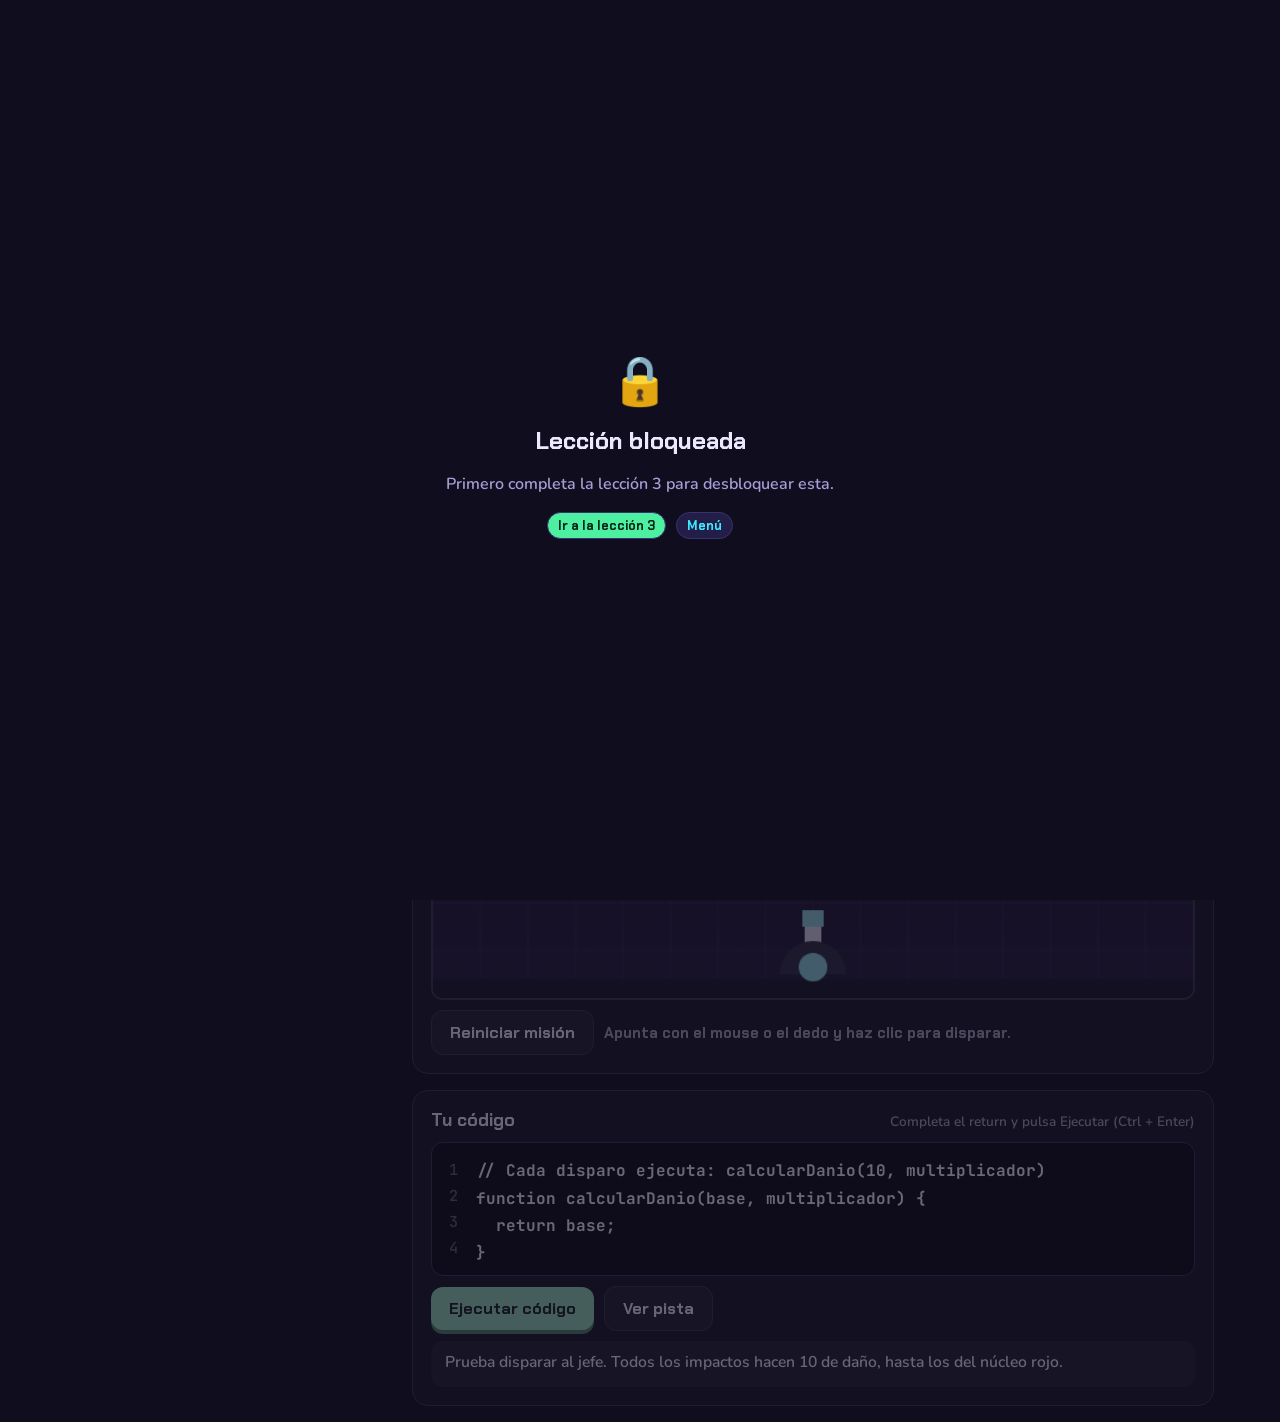
<file: lecciones/04-funciones.html>
<!DOCTYPE html>
<html lang="es">
<head>
<meta charset="utf-8">
<meta name="viewport" content="width=device-width, initial-scale=1, viewport-fit=cover">
<title>Academia de Tiro · Demo 4: Funciones</title>
<link rel="preconnect" href="https://fonts.googleapis.com">
<link href="https://fonts.googleapis.com/css2?family=Chakra+Petch:wght@500;700&family=JetBrains+Mono:wght@500;700&family=Nunito:wght@600;800&display=swap" rel="stylesheet">
<link rel="stylesheet" href="../css/style.css">
</head>
<body>
<div class="app">
  <header>
    <a class="chip" href="../index.html" style="text-decoration:none">← Menú</a>
    <h1>Academia de Tiro</h1>
    <span class="chip">Lección 4 · Funciones</span>
    <div class="progress" aria-label="Progreso">Progreso <i class="on"></i><i class="on"></i><i class="on"></i><i class="on"></i><i></i></div>
  </header>

  <aside class="panel explain">
    <h2>El arsenal de funciones</h2>
    <p>Una <b>función</b> es una receta guardada con nombre. Le das ingredientes (<b>parámetros</b>), hace el cálculo y te devuelve el resultado con <b>return</b>.</p>
    <div class="box">
      <svg width="64" height="54" viewBox="0 0 64 54" aria-hidden="true"><rect x="4" y="18" width="18" height="18" rx="4" fill="#3ee6ff"/><rect x="42" y="18" width="18" height="18" rx="4" fill="#4cf0a0"/><path d="M24 27h16m-6-6 6 6-6 6" stroke="#ffd23f" stroke-width="3" fill="none" stroke-linecap="round" stroke-linejoin="round"/><circle cx="32" cy="8" r="3" fill="#ff5c93"/></svg>
      <span>Entran datos, la función los mezcla y sale un número: el <b>daño</b> de tu disparo.</span>
    </div>
    <div class="parts">
      <div><span class="tag t1">function</span> crea la receta</div>
      <div><span class="tag t2">calcularDanio</span> es su nombre</div>
      <div><span class="tag t3">(base, multiplicador)</span> los ingredientes</div>
      <div><span class="tag t1">return</span> entrega el resultado</div>
    </div>
    <div class="mission"><b>Misión:</b> el jefe tiene 700 de vida y 25 segundos. Tu función ignora el multiplicador, así que el núcleo rojo no hace más daño. Arréglala y apunta al núcleo.</div>
  </aside>

  <main class="main">
    <section class="panel">
      <div class="hud">
        <div class="ammo big" id="big">Daño 10</div>
        <div class="bar" aria-hidden="true"><b id="fill"></b></div>
        <div class="stat">Vida del jefe <span id="s1"></span></div>
        <div class="stat">Tiempo <span id="s2"></span>s</div>
      </div>
      <div class="stage" id="stage"><canvas id="cv" aria-label="Campo de tiro: haz clic para disparar"></canvas></div>
      <div class="row">
        <button class="ghost" id="reset">Reiniciar misión</button>
        <span class="stat">Apunta con el mouse o el dedo y haz clic para disparar.</span>
      </div>
    </section>
    <section class="panel">
      <div class="code-h"><h2>Tu código</h2><span>Completa el return y pulsa Ejecutar (Ctrl + Enter)</span></div>
      <div class="editor">
        <div class="ln">1
2
3
4</div>
        <textarea id="code" spellcheck="false" autocapitalize="off" autocomplete="off" aria-label="Editor de código">// Cada disparo ejecuta: calcularDanio(10, multiplicador)
function calcularDanio(base, multiplicador) {
  return base;
}</textarea>
      </div>
      <div class="row">
        <button class="run" id="run">Ejecutar código</button>
        <button class="ghost" id="hintBtn">Ver pista</button>
      </div>
      <div id="hint">Pista: usa los dos ingredientes juntos. Multiplica: base * multiplicador.</div>
      <div id="msg" role="status" aria-live="polite">Prueba disparar al jefe. Todos los impactos hacen 10 de daño, hasta los del núcleo rojo.</div>
    </section>
  </main>
</div>

<script src="../js/engine.js"></script>
<script>
const HPMAX = 700, CD = .4;
let G;
function parse(code) {
  const src = stripCode(code);
  if (!/^function\b/.test(src)) return { err: 'La primera palabra debe ser function, que crea la receta.' };
  if (!/^function\s+calcularDanio\b/.test(src)) return { err: 'La función debe llamarse calcularDanio, igual que en la descripción.' };
  if (!/^function\s+calcularDanio\s*\(\s*base\s*,\s*multiplicador\s*\)/.test(src)) return { err: 'Los ingredientes deben ser (base, multiplicador), separados por una coma.' };
  const m = src.match(/\{\s*return\s+([^;]*?)\s*;\s*\}$/);
  if (!m) return { err: 'Dentro de las llaves { } escribe return, una operación y un punto y coma al final.' };
  const expr = m[1]; if (!expr) return { err: 'Después de return falta qué devolver. Prueba con base * multiplicador.' };
  if (!/^[\d\s+\-*/().]+$/.test(expr.replace(/\bbase\b|\bmultiplicador\b/g, '1'))) return { err: 'Solo puedes usar base, multiplicador, números y los signos + - * /' };
  let f; try { f = new Function('base', 'multiplicador', 'return (' + expr + ');'); f(10, 3); } catch (e) { return { err: 'Esa operación no se puede calcular. Revisa paréntesis y signos.' }; }
  const a = f(10, 1), b = f(10, 3);
  if (!isFinite(a) || !isFinite(b)) return { err: 'La operación no da un número válido. Revisa los signos.' };
  return { f, expr, a, b };
}
const perfect = f => f(10, 3) === 30 && f(10, 1) === 10;
function newGame(f) { G = { f, hp: HPMAX, time: 25, cd: 0, state: 'play', b: [], x: W / 2, vx: 80, last: 10, hit: 0 }; setUnlocked(perfect(f)); }
function onShoot() {
  if (G.state !== 'play' || G.cd > 0) return;
  G.cd = CD; flash = .08; shake = 2;
  G.b.push({ x: TX + Math.cos(aim) * 44, y: TY + Math.sin(aim) * 44, vx: Math.cos(aim) * 760, vy: Math.sin(aim) * 760 });
}
function step(dt) {
  if (G.state !== 'play') return;
  G.time -= dt; G.cd -= dt;
  G.x += G.vx * dt; if (G.x < 80 || G.x > W - 80) { G.x = Math.max(80, Math.min(W - 80, G.x)); G.vx *= -1; }
  G.b.forEach(b => {
    b.x += b.vx * dt; b.y += b.vy * dt;
    const d = Math.hypot(b.x - G.x, b.y - 110);
    if (d < 62) {
      b.gone = true; const crit = d < 34, dmg = G.f(10, crit ? 3 : 1);
      G.hp -= dmg; G.last = dmg; boom(b.x, b.y, crit ? 48 : 190, crit ? 12 : 5);
      floater(b.x, b.y - 10, (crit ? '¡NÚCLEO! ' : '') + dmg, crit ? '#ffd23f' : '#ece9ff', crit ? 24 : 18);
    }
    if (b.x < -20 || b.x > W + 20 || b.y < -20) b.gone = true;
  });
  G.b = G.b.filter(b => !b.gone);
  if (G.hp <= 0) { G.hp = 0; G.state = 'win'; say(perfect(G.f) ? 'ok' : 'warn', perfect(G.f) ? '¡Jefe derrotado! Tu función usó los dos parámetros y los golpes al núcleo hicieron 30. Mecánica mejorada desbloqueada: daño crítico.' : '¡Ganaste, pero tu función no es la ideal! Revisa cuánto daño hace el núcleo.'); }
  else if (G.time <= 0) { G.time = 0; G.state = 'lose'; say('err', G.f(10, 3) <= G.f(10, 1) ? 'Se acabó el tiempo. Tu función nunca usa el multiplicador, por eso el núcleo no hace más daño.' : 'Se acabó el tiempo. Apunta al núcleo rojo y revisa que tu cálculo dé más daño ahí.'); }
}
function render() {
  const x = G.x, y = 110;
  ctx.fillStyle = '#2f2864'; ctx.beginPath(); ctx.arc(x, y, 62, 0, 6.283); ctx.fill();
  ctx.strokeStyle = '#ff5c93'; ctx.lineWidth = 5; ctx.stroke();
  ctx.fillStyle = '#ece9ff'; ctx.fillRect(x - 36, y - 24, 14, 10); ctx.fillRect(x + 22, y - 24, 14, 10);
  ctx.fillStyle = '#ffd23f'; ctx.beginPath(); ctx.arc(x, y, 34, 0, 6.283); ctx.fill();
  ctx.fillStyle = '#ff5c93'; ctx.beginPath(); ctx.arc(x, y, 22 + Math.sin(performance.now() / 150) * 2, 0, 6.283); ctx.fill();
  bullets(G.b); turret(perfect(G.f) ? '#4cf0a0' : '#3ee6ff');
  if (G.state !== 'play') overlay(G.state === 'win', G.state === 'win' ? 'Jefe destruido' : 'Al jefe le quedaban ' + Math.ceil(G.hp) + ' de vida');
}
function hud() { $('big').textContent = 'Daño ' + G.last; $('fill').style.width = (G.hp / HPMAX * 100) + '%'; $('s1').textContent = Math.ceil(G.hp); $('s2').textContent = Math.ceil(G.time); }
function runCode() {
  const r = parse($('code').value); if (r.err) return say('err', r.err);
  newGame(r.f);
  if (perfect(r.f)) say('ok', '¡Correcto! calcularDanio(10, 3) devuelve ' + r.b + ' y calcularDanio(10, 1) devuelve ' + r.a + '. Dispara al núcleo.');
  else if (r.b <= r.a) say('warn', 'Tu función devuelve ' + r.b + ' aunque el multiplicador sea 3. Todavía no usa el multiplicador.');
  else say('warn', 'Usa el multiplicador, pero devuelve ' + r.b + ' con multiplicador 3 y ' + r.a + ' con 1. Piensa qué operación da 30 y 10.');
}
$('reset').onclick = () => { newGame(G.f); say('', 'Misión reiniciada con tu última función.'); };
newGame(parse($('code').value).f);
requestAnimationFrame(loop);
</script>
<script src="../js/progress.js" data-leccion="4"></script>
<script src="../js/practice.js" data-leccion="4"></script>
</body>
</html>
</file>
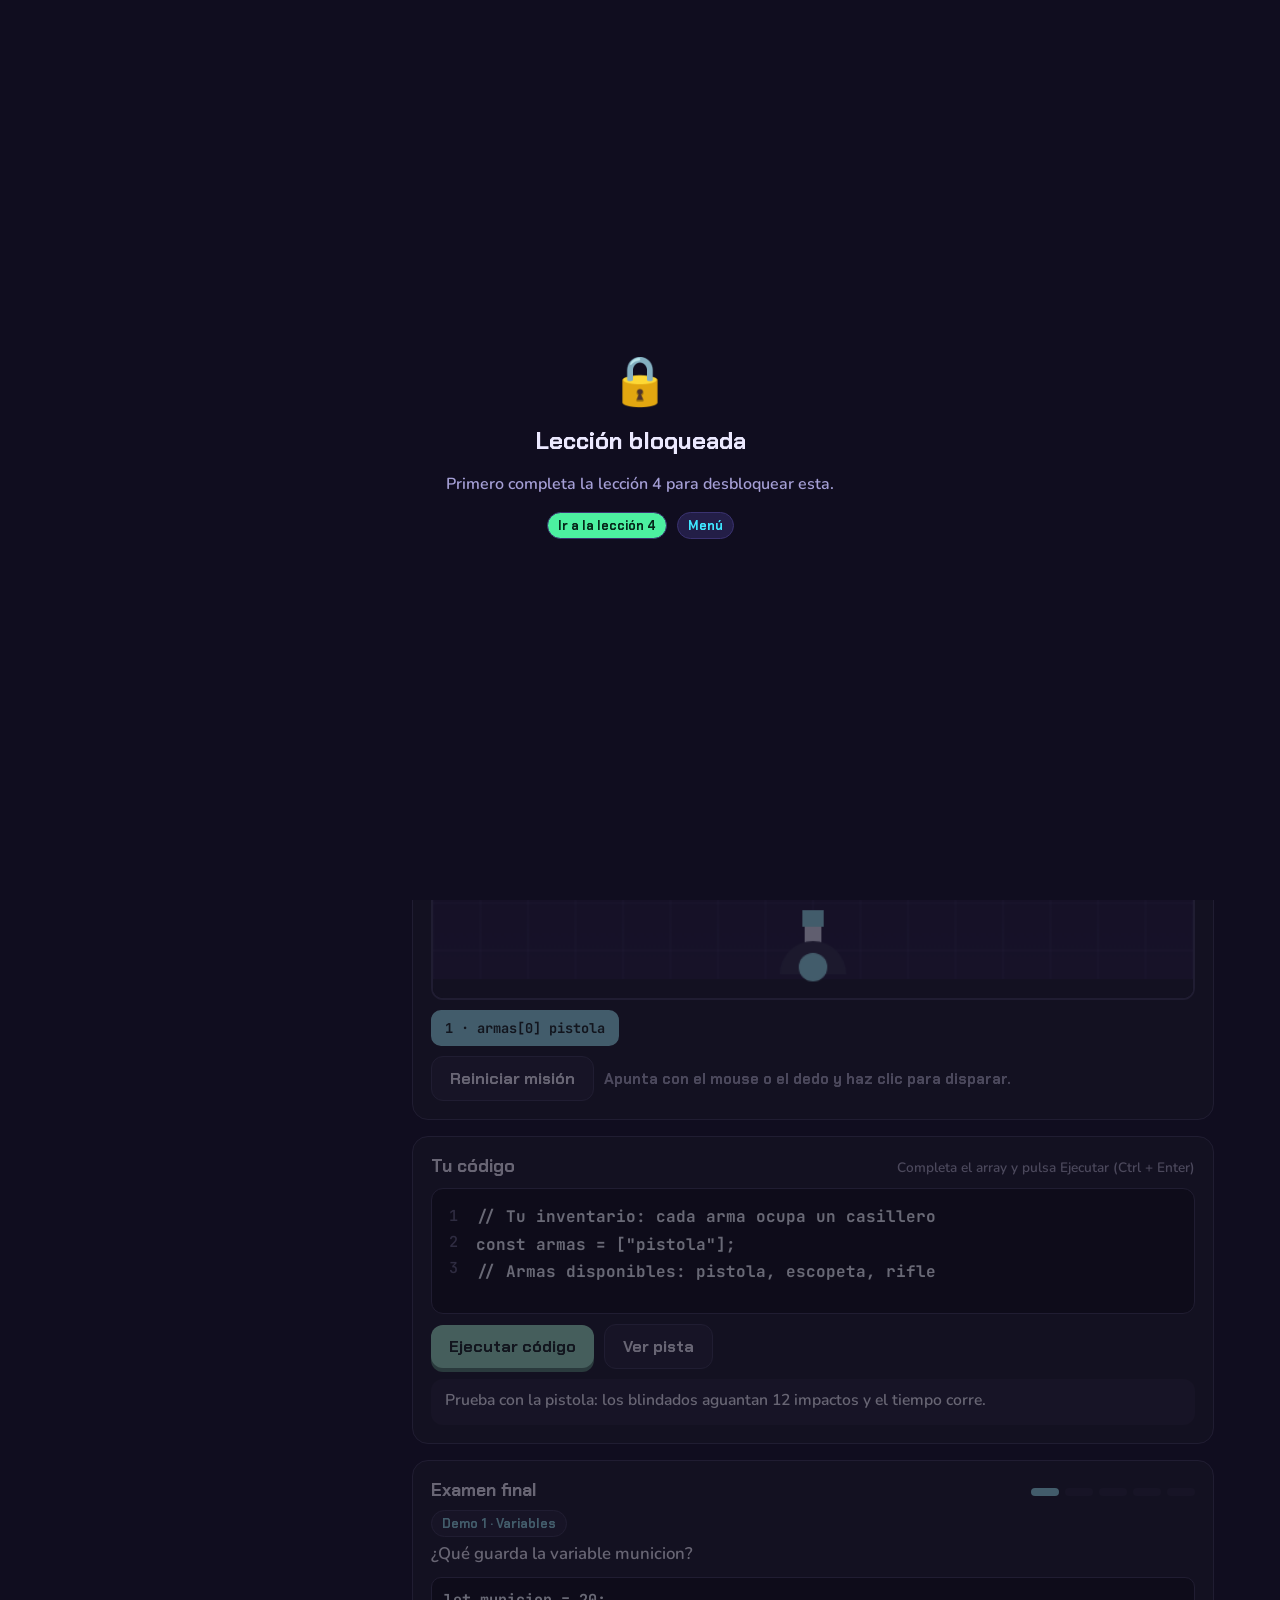
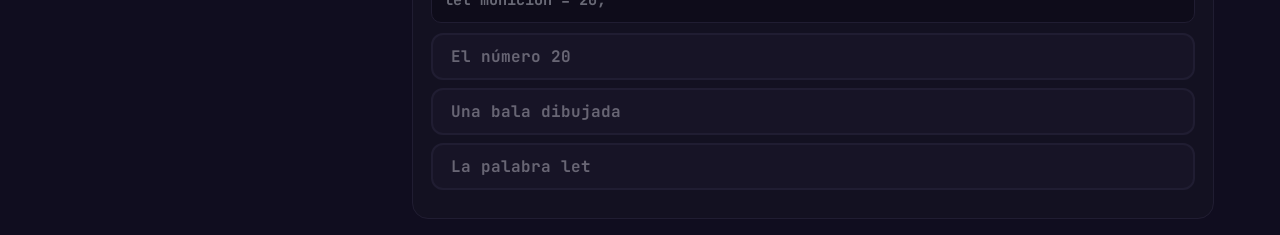
<file: lecciones/05-arrays.html>
<!DOCTYPE html>
<html lang="es">
<head>
<meta charset="utf-8">
<meta name="viewport" content="width=device-width, initial-scale=1, viewport-fit=cover">
<title>Academia de Tiro · Demo 5: Arrays y examen final</title>
<link rel="preconnect" href="https://fonts.googleapis.com">
<link href="https://fonts.googleapis.com/css2?family=Chakra+Petch:wght@500;700&family=JetBrains+Mono:wght@500;700&family=Nunito:wght@600;800&display=swap" rel="stylesheet">
<link rel="stylesheet" href="../css/style.css">
</head>
<body>
<div class="app">
  <header>
    <a class="chip" href="../index.html" style="text-decoration:none">← Menú</a>
    <h1>Academia de Tiro</h1>
    <span class="chip">Lección 5 · Arrays</span>
    <div class="progress" aria-label="Progreso">Progreso <i class="on"></i><i class="on"></i><i class="on"></i><i class="on"></i><i class="on"></i></div>
  </header>

  <aside class="panel explain">
    <h2>El inventario de armas</h2>
    <p>Un <b>array</b> es una lista ordenada: una mochila con casilleros numerados. Cada casillero guarda un elemento, como el nombre de un arma.</p>
    <div class="box">
      <svg width="64" height="54" viewBox="0 0 64 54" aria-hidden="true"><rect x="3" y="14" width="17" height="26" rx="4" fill="#3ee6ff"/><rect x="23" y="14" width="17" height="26" rx="4" fill="#ffd23f"/><rect x="43" y="14" width="17" height="26" rx="4" fill="#ff5c93"/><text x="11" y="52" text-anchor="middle" font-family="monospace" font-weight="700" font-size="11" fill="#ece9ff">0</text><text x="31" y="52" text-anchor="middle" font-family="monospace" font-weight="700" font-size="11" fill="#ece9ff">1</text><text x="51" y="52" text-anchor="middle" font-family="monospace" font-weight="700" font-size="11" fill="#ece9ff">2</text></svg>
      <span>Los casilleros se cuentan desde el <b>0</b>, no desde el 1. ¡Los programadores empiezan en cero!</span>
    </div>
    <div class="parts">
      <div><span class="tag t1">[ ]</span> los corchetes crean la lista</div>
      <div><span class="tag t2">"pistola"</span> un elemento, entre comillas</div>
      <div><span class="tag t3">,</span> separa un elemento del otro</div>
      <div><span class="tag t1">armas[1]</span> lee el casillero número 1</div>
    </div>
    <div class="mission"><b>Misión:</b> hay 6 enemigos ligeros y 4 blindados con 12 de vida, y solo 35 segundos. Con solo la pistola no alcanza. Agrega <b>"escopeta"</b> y <b>"rifle"</b> al array y cambia de arma con las teclas 1, 2 y 3.</div>
  </aside>

  <main class="main">
    <section class="panel">
      <div class="hud">
        <div class="ammo big" id="big">Pistola</div>
        <div class="bar" aria-hidden="true"><b id="fill"></b></div>
        <div class="stat">Enemigos <span id="s1"></span></div>
        <div class="stat">Tiempo <span id="s2"></span>s</div>
      </div>
      <div class="stage" id="stage"><canvas id="cv" aria-label="Campo de tiro: haz clic para disparar"></canvas></div>
      <div class="slots" id="slots"></div>
      <div class="row">
        <button class="ghost" id="reset">Reiniciar misión</button>
        <span class="stat">Apunta con el mouse o el dedo y haz clic para disparar.</span>
      </div>
    </section>
    <section class="panel">
      <div class="code-h"><h2>Tu código</h2><span>Completa el array y pulsa Ejecutar (Ctrl + Enter)</span></div>
      <div class="editor">
        <div class="ln">1
2
3</div>
        <textarea id="code" spellcheck="false" autocapitalize="off" autocomplete="off" aria-label="Editor de código">// Tu inventario: cada arma ocupa un casillero
const armas = ["pistola"];
// Armas disponibles: pistola, escopeta, rifle</textarea>
      </div>
      <div class="row">
        <button class="run" id="run">Ejecutar código</button>
        <button class="ghost" id="hintBtn">Ver pista</button>
      </div>
      <div id="hint">Pista: escribe las tres armas separadas por comas: ["pistola", "escopeta", "rifle"]. Cada nombre va entre comillas.</div>
      <div id="msg" role="status" aria-live="polite">Prueba con la pistola: los blindados aguantan 12 impactos y el tiempo corre.</div>
    </section>
    <section class="panel quiz">
      <div class="code-h"><h2>Examen final</h2><div class="dots" id="dots" aria-hidden="true"></div></div>
      <div id="quiz"></div>
    </section>
  </main>
</div>

<script src="../js/engine.js"></script>
<script>
const WEAP = { pistola: { cd: .3, name: 'Pistola', col: '#3ee6ff' }, escopeta: { cd: .75, name: 'Escopeta', col: '#ffd23f' }, rifle: { cd: .6, name: 'Rifle', col: '#ff5c93' } };
let G, sel = 0;
function parse(code) {
  const src = stripCode(code);
  if (!/^(const|let)\s+armas\b/.test(src)) return { err: 'La lista debe llamarse armas. Escribe: const armas = [ ... ];' };
  if (!/\[/.test(src) || !/\]/.test(src)) return { err: 'Un array se escribe con corchetes [ ]. Ejemplo: ["pistola", "rifle"]' };
  const m = src.match(/^(?:const|let)\s+armas\s*=\s*\[(.*)\]\s*;?$/);
  if (!m) return { err: 'Algo no encaja. Revisa: const armas = ["pistola", "escopeta", "rifle"];' };
  if (!m[1].trim()) return { err: 'El inventario está vacío. Agrega al menos "pistola".' };
  const list = [];
  for (const raw of m[1].split(',')) {
    const it = raw.trim().match(/^(["'])(\w+)\1$/);
    if (!it) return { err: 'Cada arma va entre comillas y separada por comas, sin comas de más. Ejemplo: "rifle"' };
    if (!WEAP[it[2]]) return { err: 'No conozco el arma "' + it[2] + '". Disponibles: pistola, escopeta, rifle.' };
    list.push(it[2]);
  }
  if (list.length > 6) return { err: 'La mochila admite hasta 6 armas.' };
  return { list };
}
const full = l => ['pistola', 'escopeta', 'rifle'].every(w => l.includes(w));
function newGame(list) {
  sel = 0; G = { list, time: 35, cd: 0, cdMax: .3, state: 'play', t: [], b: [] };
  for (let i = 0; i < 6; i++) G.t.push({ x: 40 + Math.random() * (W - 80), y: 50 + (i % 2) * 40, r: 15, hp: 1, max: 1, vx: (Math.random() < .5 ? -1 : 1) * (90 + Math.random() * 60), hue: 140 });
  for (let i = 0; i < 4; i++) G.t.push({ x: 60 + Math.random() * (W - 120), y: 150 + (i % 2) * 62, r: 28, hp: 12, max: 12, vx: (Math.random() < .5 ? -1 : 1) * (35 + Math.random() * 25), hue: 25 });
  const box = $('slots'); box.innerHTML = '';
  list.forEach((w, i) => { const b = document.createElement('button'); b.className = 'slot'; b.textContent = (i + 1) + ' · armas[' + i + '] ' + w; b.onclick = () => { sel = i; }; box.appendChild(b); });
  setUnlocked(full(list));
}
function onShoot() {
  if (G.state !== 'play' || G.cd > 0) return;
  const w = G.list[sel]; G.cdMax = G.cd = WEAP[w].cd; flash = .08; shake = w === 'escopeta' ? 4 : 2;
  const mk = (a, sp, dmg, life, pierce) => G.b.push({ x: TX + Math.cos(a) * 44, y: TY + Math.sin(a) * 44, vx: Math.cos(a) * sp, vy: Math.sin(a) * sp, dmg, life, hit: pierce ? new Set() : null });
  if (w === 'pistola') mk(aim, 760, 1);
  else if (w === 'rifle') mk(aim, 1100, 3, undefined, true);
  else for (let k = -2; k <= 2; k++) mk(aim + k * .12, 620, 1, .4);
}
function step(dt) {
  if (G.state !== 'play') return;
  G.time -= dt; G.cd -= dt;
  G.t.forEach(t => { t.x += t.vx * dt; if (t.x < t.r || t.x > W - t.r) { t.x = Math.max(t.r, Math.min(W - t.r, t.x)); t.vx *= -1; } });
  G.b.forEach(b => {
    b.x += b.vx * dt; b.y += b.vy * dt;
    if (b.life !== undefined) { b.life -= dt; if (b.life <= 0) b.gone = true; }
    for (const t of G.t) {
      if (t.dead || (b.hit && b.hit.has(t)) || Math.hypot(b.x - t.x, b.y - t.y) > t.r + 4) continue;
      t.hp -= b.dmg; floater(t.x, t.y - t.r - 6, '-' + b.dmg, '#ffd23f', 15);
      if (t.hp <= 0) { t.dead = true; boom(t.x, t.y, t.hue, 20); } else boom(b.x, b.y, 50, 4);
      if (b.hit) b.hit.add(t); else { b.gone = true; break; }
    }
    if (b.x < -20 || b.x > W + 20 || b.y < -20) b.gone = true;
  });
  G.b = G.b.filter(b => !b.gone); G.t = G.t.filter(t => !t.dead);
  if (!G.t.length) { G.state = 'win'; say(full(G.list) ? 'ok' : 'warn', full(G.list) ? '¡Misión cumplida! Tu array tiene 3 armas en los casilleros 0, 1 y 2. Mecánica mejorada desbloqueada: arsenal completo.' : '¡Ganaste, pero con un inventario incompleto! Prueba el array con las tres armas.'); }
  else if (G.time <= 0) { G.time = 0; G.state = 'lose'; say('err', G.list.length === 1 ? 'Se acabó el tiempo. Tu array solo tiene una arma. Agrega "escopeta" y "rifle" para cambiar con las teclas 2 y 3.' : 'Se acabó el tiempo. Usa el rifle contra los blindados y la escopeta contra los pequeños. Cambia con las teclas 1, 2 y 3.'); }
}
function render() {
  G.t.forEach(t => {
    [1, .6, .25].forEach((k, i) => { ctx.beginPath(); ctx.arc(t.x, t.y, t.r * k, 0, 6.283); ctx.fillStyle = i === 1 ? '#fff' : `hsl(${t.hue} 90% ${i ? 58 : 50}%)`; ctx.fill(); });
    if (t.max > 1) { ctx.fillStyle = '#2f2864'; ctx.fillRect(t.x - 24, t.y - t.r - 12, 48, 5); ctx.fillStyle = '#ff9a3e'; ctx.fillRect(t.x - 24, t.y - t.r - 12, 48 * t.hp / t.max, 5); }
  });
  bullets(G.b); turret(WEAP[G.list[sel]].col);
  if (G.state !== 'play') overlay(G.state === 'win', G.state === 'win' ? 'Todos los enemigos destruidos' : 'Quedaron ' + G.t.length + ' enemigos');
}
function hud() {
  $('big').textContent = WEAP[G.list[sel]].name; $('fill').style.width = (G.cd > 0 ? (1 - G.cd / G.cdMax) * 100 : 100) + '%';
  $('s1').textContent = G.t.length; $('s2').textContent = Math.ceil(G.time);
  [...$('slots').children].forEach((b, i) => b.classList.toggle('active', i === sel));
}
document.addEventListener('keydown', e => { if (document.activeElement === $('code')) return; const n = +e.key; if (n >= 1 && n <= G.list.length) sel = n - 1; });
function runCode() {
  const r = parse($('code').value); if (r.err) return say('err', r.err);
  newGame(r.list);
  say(full(r.list) ? 'ok' : 'warn', full(r.list) ? '¡Correcto! armas[0] es "pistola", armas[1] es "escopeta" y armas[2] es "rifle". Cambia de arma con 1, 2 y 3.' : 'Funciona, pero tu inventario tiene ' + r.list.length + ' arma(s) y falta alguna de las tres. Con el arsenal completo es mucho más fácil.');
}
$('reset').onclick = () => { newGame(G.list); say('', 'Misión reiniciada con tu último inventario.'); };
newGame(parse($('code').value).list);
requestAnimationFrame(loop);

// ---------- Examen final ----------
const QS = [
  { d: 'Demo 1 · Variables', c: 'let municion = 20;', q: '¿Qué guarda la variable municion?', o: ['El número 20', 'La palabra let', 'Una bala dibujada'], e: 'Una variable es una caja con etiqueta: municion es la etiqueta y 20 es lo que guarda.' },
  { d: 'Demo 2 · Condicionales', c: 'if (balas === 0) {\n  recargar();\n}', q: '¿Cuándo se ejecuta recargar()?', o: ['Solo cuando balas vale 0', 'Siempre, en cada instante', 'Cuando balas es mayor que 0'], e: 'El if solo ejecuta lo de las llaves si la pregunta entre paréntesis es verdadera.' },
  { d: 'Demo 3 · Bucles', c: 'for (let i = 0; i < 3; i++) {\n  disparar();\n}', q: '¿Cuántas veces se dispara?', o: ['3 veces', '2 veces', '4 veces'], e: 'i vale 0, 1 y 2. Cuando llega a 3 ya no se cumple i < 3, así que dispara 3 veces.' },
  { d: 'Demo 4 · Funciones', c: 'function calcularDanio(base, multiplicador) {\n  return base * multiplicador;\n}', q: '¿Qué devuelve calcularDanio(10, 3)?', o: ['30', '13', '10'], e: 'La función multiplica los dos parámetros: 10 * 3 = 30.' },
  { d: 'Demo 5 · Arrays', c: 'const armas = ["pistola", "escopeta", "rifle"];', q: '¿Qué arma es armas[1]?', o: ['"escopeta"', '"pistola"', '"rifle"'], e: 'Los casilleros se cuentan desde 0: armas[0] es la pistola, armas[1] la escopeta y armas[2] el rifle.' }
];
let qi = 0, score = 0, res = [];
const shuffle = a => a.map(v => [Math.random(), v]).sort((x, y) => x[0] - y[0]).map(x => x[1]);
function renderQuiz() {
  const box = $('quiz'), dots = $('dots');
  dots.innerHTML = QS.map((_, i) => '<i class="' + (res[i] || (i === qi ? 'cur' : '')) + '"></i>').join('');
  if (qi >= QS.length) {
    const msg = score === 5 ? '¡Maestro del código! Dominas las 5 lecciones.' : score >= 3 ? '¡Muy bien! Repasa las demos donde fallaste y vuelve a intentarlo.' : 'Buen intento. Vuelve a jugar las demos y prueba de nuevo.';
    box.innerHTML = '<div class="score">' + score + ' / ' + QS.length + '</div><p>' + msg + '</p>';
    const b = document.createElement('button'); b.className = 'run'; b.textContent = 'Intentar de nuevo';
    b.onclick = () => { qi = 0; score = 0; res = []; renderQuiz(); }; box.appendChild(b); return;
  }
  const Q = QS[qi], opts = shuffle(Q.o.map((t, i) => ({ t, ok: i === 0 })));
  box.innerHTML = '<span class="chip">' + Q.d + '</span><div class="qtxt">' + Q.q + '</div>';
  const code = document.createElement('div'); code.className = 'qcode'; code.textContent = Q.c; box.appendChild(code);
  const fb = document.createElement('div'); fb.id = 'qfb'; fb.style.marginTop = '10px'; let done = false;
  opts.forEach(o => {
    const b = document.createElement('button'); b.className = 'opt'; b.textContent = o.t;
    b.onclick = () => {
      if (done) return; done = true;
      b.classList.add(o.ok ? 'good' : 'bad');
      [...box.querySelectorAll('.opt')].forEach((x, i) => { if (opts[i].ok) x.classList.add('good'); });
      if (o.ok) score++; res[qi] = o.ok ? 'ok' : 'no';
      fb.textContent = (o.ok ? '¡Correcto! ' : 'Casi. ') + Q.e;
      const n = document.createElement('button'); n.className = 'run'; n.style.marginTop = '10px'; n.textContent = qi === QS.length - 1 ? 'Ver resultado' : 'Siguiente pregunta';
      n.onclick = () => { qi++; renderQuiz(); }; box.appendChild(n); dots.children[qi].className = res[qi];
    };
    box.appendChild(b);
  });
  box.appendChild(fb);
}
renderQuiz();
</script>
<script src="../js/progress.js" data-leccion="5"></script>
<script src="../js/practice.js" data-leccion="5"></script>
</body>
</html>
</file>
<file: css/style.css>
:root{
  --bg:#100d1f;--panel:#1a1636;--panel2:#231e47;--line:#3a3270;
  --text:#ece9ff;--muted:#a59fd6;--cyan:#3ee6ff;--pink:#ff5c93;--gold:#ffd23f;--ok:#4cf0a0;
  --ui:'Chakra Petch',system-ui,sans-serif;--body:'Nunito',system-ui,sans-serif;--mono:'JetBrains Mono',ui-monospace,monospace;
  color-scheme:dark;box-sizing:border-box;
  padding-top:env(safe-area-inset-top,0px);padding-bottom:env(safe-area-inset-bottom,0px);
}
html{scroll-padding-top:env(safe-area-inset-top,0px)}
*,*::before,*::after{box-sizing:inherit}
body{margin:0;min-height:100vh;background:radial-gradient(900px 500px at 80% -10%,#2a1f6b55,transparent),var(--bg);color:var(--text);font-family:var(--body);font-weight:600;line-height:1.5}
.app{max-width:1180px;margin:0 auto;padding:16px;display:grid;gap:16px;grid-template-columns:minmax(260px,330px) 1fr}
header{grid-column:1/-1;display:flex;align-items:center;gap:12px;flex-wrap:wrap}
header h1{font:700 1.35rem var(--ui);margin:0;letter-spacing:.02em}
.chip{font:700 .8rem var(--ui);padding:4px 10px;border-radius:99px;background:var(--panel2);border:1px solid var(--line);color:var(--cyan)}
.progress{margin-left:auto;display:flex;gap:6px;align-items:center;color:var(--muted);font-size:.85rem}
.progress i{width:34px;height:8px;border-radius:9px;background:var(--panel2);display:block}
.progress i.on{background:var(--cyan)}
.panel{background:var(--panel);border:1px solid var(--line);border-radius:16px;padding:18px}
.explain{align-self:start}
.explain h2{font:700 1.25rem var(--ui);margin:0 0 8px;color:var(--gold)}
.explain p{margin:0 0 12px;font-size:1rem}
.box{display:flex;align-items:center;gap:12px;background:var(--panel2);border-radius:12px;padding:12px;margin:12px 0}
.box svg{flex:none}
.parts{display:grid;gap:8px;margin:12px 0;font-size:.92rem}
.parts div{display:flex;gap:8px;align-items:baseline}
.tag{font:700 .85rem var(--mono);padding:1px 7px;border-radius:6px;white-space:nowrap}
.t1{background:#3ee6ff22;color:var(--cyan)}.t2{background:#ff5c9322;color:var(--pink)}.t3{background:#ffd23f22;color:var(--gold)}
.mission{border-left:4px solid var(--pink);padding:8px 12px;background:#ff5c9314;border-radius:0 10px 10px 0;font-size:.95rem}
.main{display:grid;gap:16px;min-width:0}
.hud{display:flex;gap:14px;align-items:center;flex-wrap:wrap;margin-bottom:10px}
.ammo{font:700 2rem var(--ui);line-height:1;min-width:92px;color:var(--cyan);transition:color .2s}
.ammo.low{color:var(--pink)}.ammo.big{color:var(--ok)}
.bar{flex:1;min-width:120px;height:12px;border-radius:9px;background:var(--panel2);overflow:hidden;border:1px solid var(--line)}
.bar b{display:block;height:100%;width:100%;background:linear-gradient(90deg,var(--cyan),var(--ok));transition:width .12s}
.stat{font:700 .95rem var(--ui);color:var(--muted)}.stat span{color:var(--text)}
.stage{position:relative;border-radius:12px;overflow:hidden;border:2px solid var(--line);line-height:0;transition:border-color .3s,box-shadow .3s}
.stage.unlocked{border-color:var(--ok);box-shadow:0 0 24px #4cf0a066}
canvas{width:100%;height:auto;aspect-ratio:8/5;display:block;cursor:crosshair;touch-action:none;background:#0b0920}
.row{display:flex;gap:10px;align-items:center;margin-top:10px;flex-wrap:wrap;line-height:1.4}
button{font:700 1rem var(--ui);border:0;border-radius:12px;padding:11px 18px;cursor:pointer;transition:transform .08s,filter .15s}
button:active{transform:translateY(2px)}button:hover{filter:brightness(1.1)}
button:focus-visible,textarea:focus-visible{outline:3px solid var(--gold);outline-offset:2px}
.run{background:var(--ok);color:#06281a;box-shadow:0 4px 0 #1e8f5c}
.ghost{background:var(--panel2);color:var(--text);border:1px solid var(--line)}
.editor{background:#0c0a1d;border:1px solid var(--line);border-radius:12px;padding:6px 0;display:grid;grid-template-columns:34px 1fr}
.pips{display:flex;gap:4px;flex:1;min-width:120px}.pips i{width:10px;height:22px;border-radius:5px 5px 2px 2px;background:var(--cyan);transition:background .1s,opacity .1s}.pips i.off{background:var(--panel2);opacity:.6}.big{min-width:150px}.ln{font:500 .95rem/1.7 var(--mono);color:#5d5799;text-align:right;padding:8px 8px 8px 0;white-space:pre;user-select:none}
textarea{font:700 1rem/1.7 var(--mono);color:#e6f6ff;background:transparent;border:0;resize:none;width:100%;padding:8px 10px;height:112px;white-space:pre;overflow-x:auto}
.code-h{display:flex;justify-content:space-between;align-items:baseline;margin-bottom:10px;gap:8px;flex-wrap:wrap}
.code-h h2{font:700 1.1rem var(--ui);margin:0}
.code-h span{color:var(--muted);font-size:.85rem}
#msg{margin-top:10px;padding:10px 14px;border-radius:12px;font-size:.98rem;background:var(--panel2);min-height:46px}
#msg.ok{background:#4cf0a01f;border:1px solid var(--ok)}
#msg.warn{background:#ffd23f1c;border:1px solid var(--gold)}
#msg.err{background:#ff5c931c;border:1px solid var(--pink)}
#hint{display:none;margin-top:8px;color:var(--gold);font-size:.92rem}
@media(max-width:820px){.app{grid-template-columns:1fr}.progress{margin-left:0}}
@media(prefers-reduced-motion:reduce){*{transition:none!important}}
.slots{display:flex;gap:8px;flex-wrap:wrap;margin-top:10px}
.slot{font:700 .85rem var(--mono);background:var(--panel2);color:var(--muted);border:2px solid var(--line);padding:7px 12px;border-radius:10px}
.slot.active{color:#06281a;background:var(--cyan);border-color:var(--cyan)}
.qtxt{font-size:1.05rem;margin:6px 0}
.qcode{font:700 .95rem/1.6 var(--mono);background:#0c0a1d;border:1px solid var(--line);border-radius:10px;padding:10px 12px;white-space:pre-wrap;margin:10px 0;color:#e6f6ff}
.opt{display:block;width:100%;text-align:left;background:var(--panel2);color:var(--text);border:2px solid var(--line);margin-top:8px;font:700 1rem var(--mono)}
.opt.good{border-color:var(--ok);background:#4cf0a01f}.opt.bad{border-color:var(--pink);background:#ff5c931c}
.dots{display:flex;gap:6px}.dots i{width:28px;height:8px;border-radius:9px;background:var(--panel2)}.dots i.cur{background:var(--cyan)}.dots i.ok{background:var(--ok)}.dots i.no{background:var(--pink)}
.score{font:700 2.4rem var(--ui);color:var(--gold);margin:6px 0}

/* Práctica guiada */
.practice{border-color:var(--cyan)}
.pstep{color:var(--muted);font:700 .85rem var(--ui);text-transform:uppercase;letter-spacing:.04em}
.pq{font-size:1.08rem;margin:8px 0}
.pcode{font:700 1rem/1.7 var(--mono);background:#0c0a1d;border:1px solid var(--line);border-radius:10px;padding:10px 12px;white-space:pre-wrap;color:#e6f6ff;margin:8px 0;overflow-x:auto}
.pcode input{font:inherit;color:var(--gold);background:#2a2460;border:2px solid var(--gold);border-radius:6px;padding:0 6px;width:6ch;text-align:center}
.pta{display:block;width:100%;font:700 1rem/1.7 var(--mono);color:#e6f6ff;background:#0c0a1d;border:1px solid var(--line);border-radius:10px;padding:10px 12px;height:120px;resize:none;white-space:pre}
.pviz{margin:8px 0;padding:10px 12px;background:var(--panel2);border-radius:10px;font-size:1.05rem;line-height:1.6;word-break:break-all}
.pfb{margin-top:10px;padding:10px 14px;border-radius:12px;background:var(--panel2)}
.pfb.ok{background:#4cf0a01f;border:1px solid var(--ok)}
.pfb.err{background:#ff5c931c;border:1px solid var(--pink)}
.locked{opacity:.4;filter:grayscale(.6)}
.plock{margin-top:12px;color:var(--gold);font-size:.92rem}
</file>
